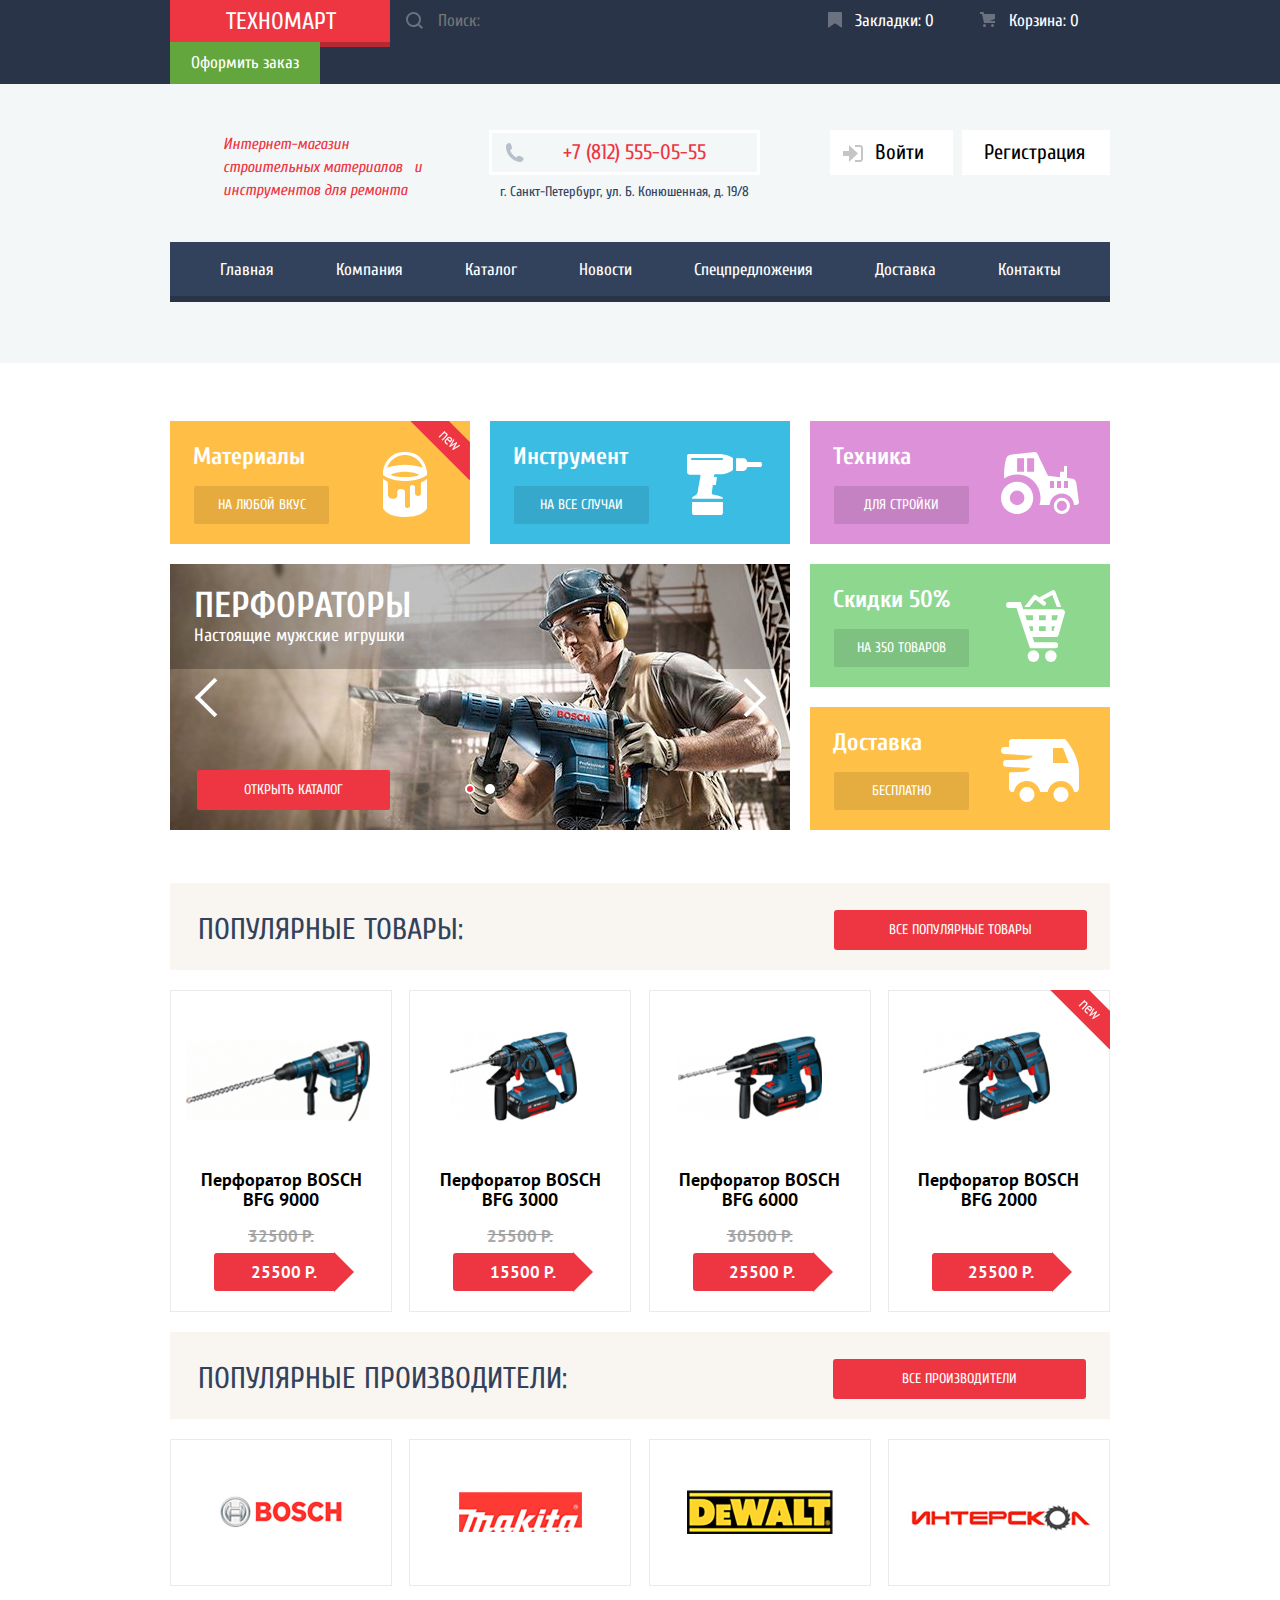
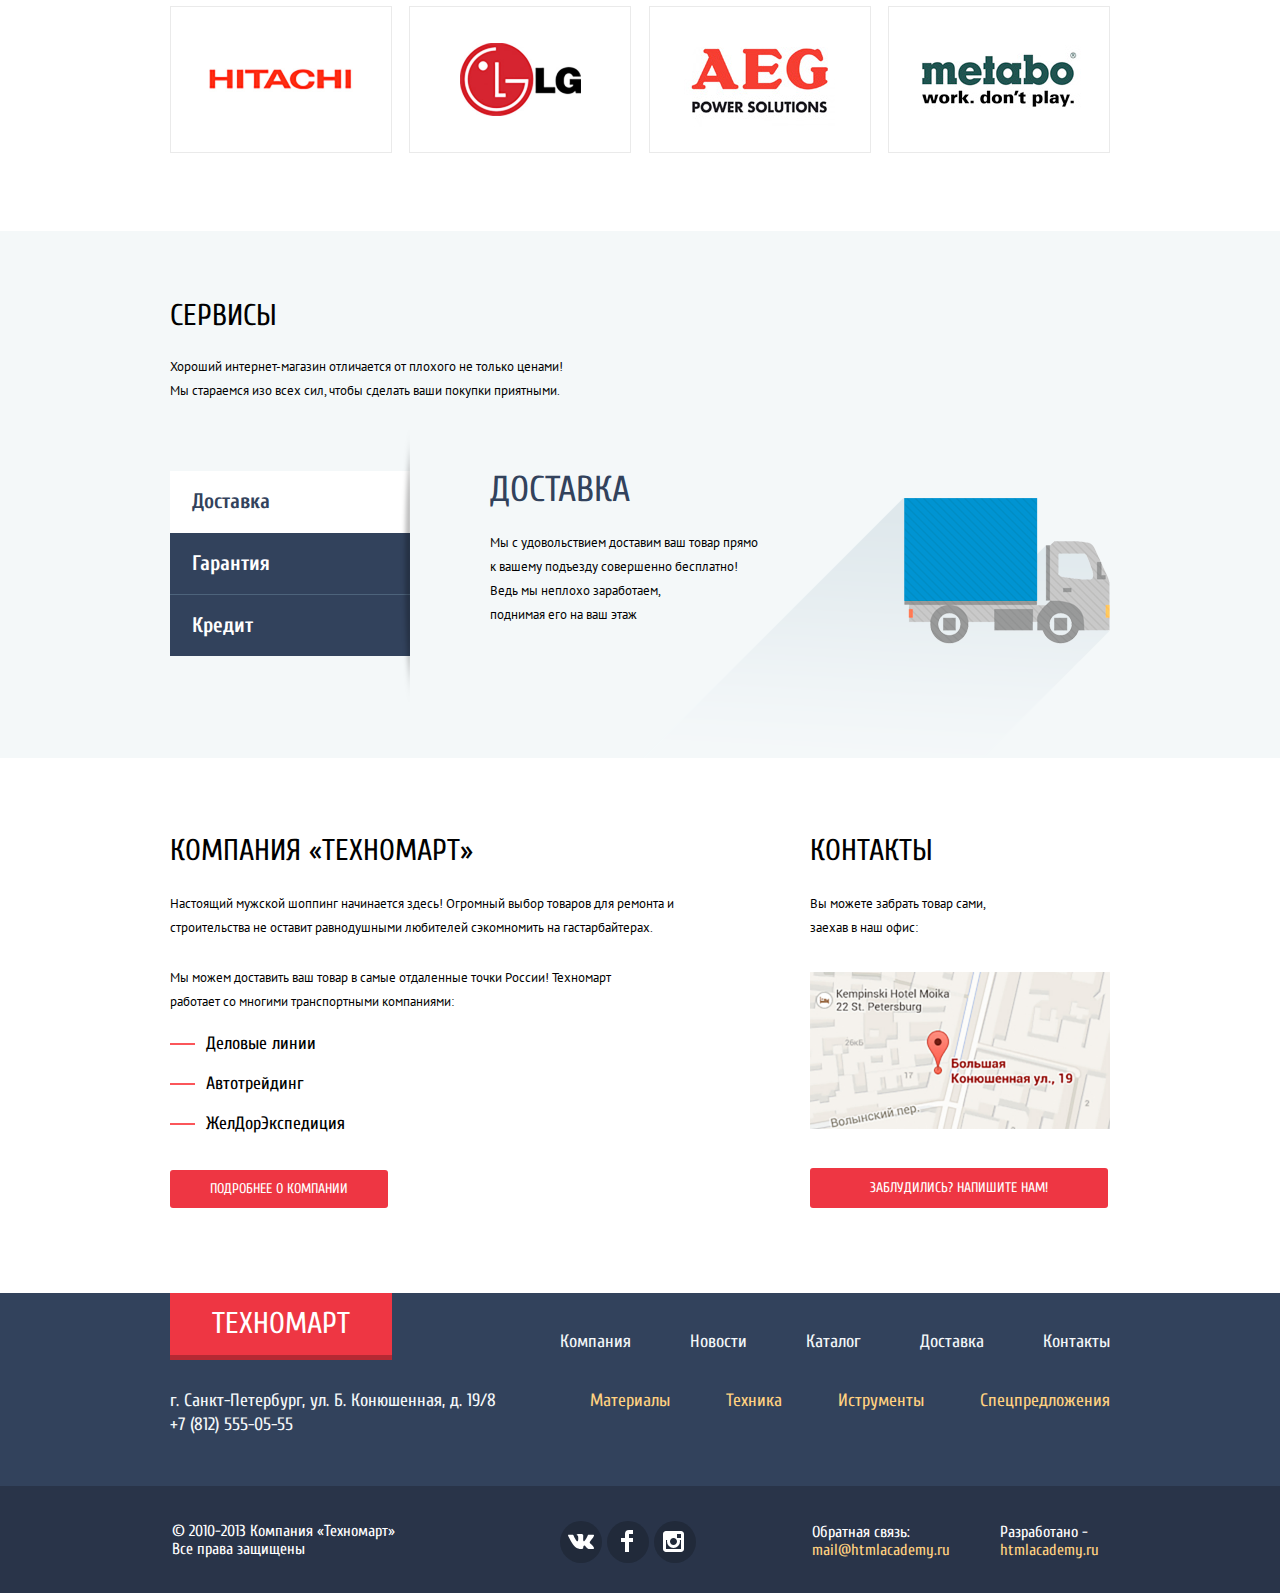
<file: index.html>
<!DOCTYPE html>
<html lang="ru">
  <head>
    <meta charset="utf-8">
    <title>HTML Academy: Техномарт</title>
    <link href="https://fonts.googleapis.com/css?family=Cuprum:400,400i,700&amp;subset=cyrillic" rel="stylesheet">
    <link href="https://fonts.googleapis.com/css?family=PT+Sans:400,400i,700" rel="stylesheet">
    <link href="css/normalize.css" rel="stylesheet">
    <link href="css/style.min.css" type="text/css" rel="stylesheet">
    <meta name="keywords" content="строительные материалы, стрительный инструмент, строительная техника, перфораторы, дрели, bosch, makita, dewalt, интерскол, hitachi, lg, aeg, metabo">
    <meta name="description" content="интернет магазин строительных материалов и инструментов для ремонта">
  </head>
  <body>
    <header class="header"> <!--Задаем класс для последующей стилизации-->
      <div class="top-menu-wrapper"> <!--Тянучка верхней панели хедера-->
        <div class="header-top-menu container"><!--Блок верхней панели хедера-->
          <a class="top-menu-logo logo-button" href="#" aria-label="Логотип главной страницы">Техномарт</a><!--Эта ссылка на гл. страницу-->
            <form class="search" method="GET" action="https://echo.htmlacademy.ru">
              <label class="visually-hidden" for="user-search">Поиск</label>
              <input id="user-search" type="text" name="search" placeholder="Поиск:">
              <button class="search-button" type="submit" value="">
                <svg xmlns="http://www.w3.org/2000/svg" width="17" height="17" viewBox="0 0 17 17">
                  <path fill="#ffffff" d="M17 15.586l-3.542-3.542A7.465 7.465 0 0 0 15 7.5 7.5 7.5 0 1 0 7.5 15c1.71 0 3.282-.579 4.544-1.542L15.586 17 17 15.586zM2 7.5C2 4.467 4.467 2 7.5 2 10.532 2 13 4.467 13 7.5c0 3.032-2.468 5.5-5.5 5.5A5.506 5.506 0 0 1 2 7.5z"/>
                </svg>
              </button>
            </form>
            <div class="user-items">
              <a class="bookmarks" href="#">Закладки: 0</a>
              <a class="cart" href="#">Корзина: 0</a>
            </div>
          <a class="order" href="#">Оформить заказ</a>
        </div>
      </div>
      <div class="header-info container"><!--Блок средней панели он же центровщик-->
        <div class="middle-wrapper">
          <h1 class="header-page-title">Интернет-магазин строительных материалов &nbsp; и инструментов для ремонта</h1><!--Далее шрифт уменьшу с помощью стилей CSS-->
          <div class="contact">
            <div class="contact-information">
              <a href="tel:+7(812)555-05-55" aria-label="Номер телефона компании">+7 (812) 555-05-55</a>
            </div>
            <p class="address" aria-label="Адрес компании">г. Санкт-Петербург, ул. Б. Конюшенная, д. 19/8</p>
          </div>
          <ul class="user-navigation">
            <li class="login-link" aria-label="Войти в личный кабинет">
              <a href="#">
              <svg xmlns="http://www.w3.org/2000/svg" width="20" height="17" viewBox="0 0 20 17">
                <path fill="#c5c5c5" d="M14.875 8.5L6 0v6H0v5h6v6z"/>
                <path fill="#c5c5c5" d="M16.986 15.01h-5.027V17h5.027c2.178 0 3.004-1.81 3.029-3.026V3.028C19.99 1.811 19.164 0 16.986 0h-5.027v1.99h5.027c.839 0 .992.681 1.01 1.057v10.904c-.017.376-.171 1.059-1.01 1.059z"/>
              </svg>
              Войти</a>
            </li>
            <li class="registration" aria-label="Форма регистрации">
              <a href="#">Регистрация</a>
            </li>
          </ul>
        </div>
        <nav class="header-navigation" aria-label="Меню главнйо страницы"><!--Навигация в шапке сайта-->
          <ul class="site-navigation">
            <li><a href="#">Главная</a></li>
            <li><a href="company.html">Компания</a></li>
            <li><a href="catalog.html">Каталог</a></li>
            <li><a href="news.html">Новости</a></li>
            <li><a href="actions.html">Спецпредложения</a></li>
            <li><a href="delivery.html">Доставка</a></li>
            <li><a href="contacts.html">Контакты</a></li>
          </ul>
        </nav>
      </div>
    </header>
    <main class="main-content"><!--В этом блоке будет основной контент страницы-->
        <section class="promo-block container"><!-- Промо блок -->
          <h2 class="visually-hidden">Предложение товаров и услуг от компании</h2>
          <ul class="company-offer">
            <li class="company-offer-item">
              <div class="top-line">
                <div class="cards-item materials flag-new">
                  <h3>Материалы</h3>
                  <p>
                    <a href="#" class="btn">На любой вкус</a>
                  </p>
                </div>
                <div class="cards-item tools">
                  <h3>Инструмент</h3>
                  <p>
                    <a href="#" class="btn">На все случаи</a>
                  </p>
                </div>
                <div class="cards-item mechanism">
                  <h3>Техника</h3>
                  <p>
                    <a href="#" class="btn">Для стройки</a>
                  </p>
                </div>
              </div>
            </li>
            <li class="company-offer-item">
              <div class="bottom-line">
                <div class="slider">
                  <input class="visually-hidden" type="radio" id="btn-1" name="toggle" checked>
                  <input class="visually-hidden" type="radio" id="btn-2" name="toggle">
                  <div class="slider-controls">
                    <label for="btn-1">Первый</label>
                    <label for="btn-2">Второй</label>
                  </div>
                  <label class="arrow-left" for="btn-1"></label>
                  <label class="arrow-right" for="btn-2"></label>
                  <ul class="slider-list">
                    <li class="slider-item slide slide" id="slide1">
                      <h3 class="slide-title">Перфораторы</h3>
                      <p class="slide-description">Настоящие мужские игрушки</p>
                      <a href="catalog.html" class="slider-btn" aria-label="Ссылка на каталог - Перфораторы">Открыть каталог</a>
                    </li>
                    <li class="slider-item slide slide" id="slide2">
                      <h3 class="slide-title">Дрели</h3>
                      <p class="slide-description">Соседям на радость</p>
                      <a href="#" class="slider-btn" aria-label="Ссылка на каталог - Дрели">Открыть каталог</a>
                    </li>
                  </ul>
                </div>
                <div class="vertical-line">
                  <div class="cards-item discount">
                    <h3>Скидки 50%</h3>
                    <p>
                      <a href="#" class="btn">На 350 товаров</a>
                    </p>
                  </div>
                  <div class="cards-item delivery">
                    <h3>Доставка</h3>
                    <p>
                      <a href="#" class="btn">Бесплатно</a>
                    </p>
                  </div>
                </div>
              </div>
            </li> 
          </ul>
        </section>
        <section class="popular-items container"><!-- Блок популярные товары -->
          <div class="popular-items-block">
            <h2 class="block-title">Популярные товары:</h2>
            <a href="#" class="btn-popular-items">Все популярные товары</a>
          </div>
          <ul class="popular-items-list">
            
            <li class="popular-item">
              <div class="actions">
                <a href="form.html" class="item-buy open-form">Купить</a>
                <a href="#" class="item-bookmarks">В закладки</a>
              </div>
              <a href="catalog.html">
                <p class="image image-1">
                  <img src="img/perforator-9000.jpg" width="184" height="164" alt="Перфоратор BOSCH BFG 9000">
                </p>
                <h3 class="popular-title">
                  Перфоратор BOSCH BFG 9000
                </h3>
                <p class="catalog-item-price">
                  <b aria-label="Цена BOSCH BFG 9000">32500 Р.</b>
                </p>
                <p class="item-discount btn" aria-label="Цена BOSCH BFG 9000 со скидкой">25500 Р.</p>
              </a>
            </li>

            <li class="popular-item">
              <div class="actions">
                <a href="form.html" class="item-buy open-form">Купить</a>
                <a href="#" class="item-bookmarks">В закладки</a>
              </div>
              <a href="catalog.html">
                <p class="image image-2">
                  <img src="img/perforator-3000.jpg" width="127" height="112" alt="Перфоратор BOSCH BFG 3000">
                </p>
                <h3 class="popular-title">
                  Перфоратор BOSCH BFG 3000
                </h3>
                <p class="catalog-item-price">
                  <b aria-label="Цена BOSCH BFG 3000">25500 Р.</b>
                </p>
                <p class="item-discount btn" aria-label="Цена BOSCH BFG 3000 со скидкой">15500 Р.</p>
              </a>
            </li>
            
            <li class="popular-item">
              <div class="actions">
                <a href="form.html" class="item-buy open-form">Купить</a>
                <a href="#" class="item-bookmarks">В закладки</a>
              </div>
              <a href="catalog.html">
                <p class="image image-3">
                  <img src="img/perforator-6000.jpg" width="144" height="128" alt="Перфоратор BOSCH BFG 6000">
                </p>
                <h3 class="popular-title">
                  Перфоратор BOSCH BFG 6000
                </h3>
                <p class="catalog-item-price">
                  <b aria-label="Цена BOSCH BFG 6000">30500 Р.</b>
                </p>
                <p class="item-discount btn" aria-label="Цена BOSCH BFG 6000 со скидкой">25500 Р.</p>
              </a>
            </li>

            <li class="popular-item">
              <div class="flag flag-new">новинка</div>
              <div class="actions">
                <a href="form.html" class="item-buy open-form">Купить</a>
                <a href="#" class="item-bookmarks">В закладки</a>
              </div>
              <a href="catalog.html">
                <p class="image image-4">
                  <img src="img/perforator-2000.jpg" width="127" height="112" alt="Перфоратор BOSCH BFG 2000">
                </p>
                <h3 class="popular-title">
                  Перфоратор BOSCH BFG 2000
                </h3>
                <p class="catalog-item-price">
                  <b></b>
                </p>
                <p class="item-discount btn" aria-label="Цена BOSCH BFG 2000 со скидкой">25500 Р.</p>
              </a>
            </li>
          </ul>
        </section>
        <section class="popular-company container"><!-- Блок популярные компании -->
          <div class="popular-company-block">
            <h2 class="block-title">Популярные производители:</h2>
            <a href="#" class="btn-popular-company">Все производители</a>
          </div>
          <ul class="popular-company-list">
            <li>
              <a href="#" class="brand-company"><img src="img/bosch.jpg" width="126" height="37" alt="Bosch"></a>
            </li>
            <li><a href="#" class="brand-company"><img src="img/makita.jpg" width="123" height="40" alt="Makita"></a>
            </li>
            <li>
              <a href="#" class="brand-company"><img src="img/de-walt.jpg" width="146" height="44" alt="DeWalt"></a>
            </li>
            <li>
              <a href="#" class="brand-company"><img src="img/inter.jpg" width="200" height="88" alt="Интерскол"></a>
            </li>
            <li>
              <a href="#" class="brand-company"><img src="img/hitachi.jpg" width="169" height="31" alt="Hitachi"></a>
            </li>
            <li>
              <a href="#" class="brand-company"><img src="img/lg.jpg" width="121" height="73" alt="LG"></a>
            </li>
            <li>
              <a href="#" class="brand-company"><img src="img/aeg.jpg" width="151" height="96" alt="AEG"></a>
            </li>
            <li>
              <a href="#" class="brand-company"><img src="img/metabo.jpg" width="204" height="69" alt="Metabo"></a>
            </li>
          </ul>
        </section>
      <div class="services-block-wrapper">

        <section class="services-block container"><!-- Блок услуг данной компании -->
          <div class="services">
            <h2 class="services-block-title">Сервисы</h2>
            <p class="slogan">Хороший интернет-магазин отличается от плохого не только ценами! Мы стараемся изо всех сил, чтобы сделать ваши покупки приятными.</p>
          </div>
          <div class="service-block-info">
            <h3 class="visually-hidden">Выбор сервиса компании</h3>
            <input class="input-radio visually-hidden" type="radio" name="selected-service" id="delivery" checked>
            <input class="input-radio visually-hidden" type="radio" name="selected-service" id="guaranty">
            <input class="input-radio visually-hidden" type="radio" name="selected-service" id="credit">
            <ul class="list-services">
              <li class="delivery-active"><!--Блок выбора сервиса-->
                <label for="delivery">Доставка</label>
              </li>
              <li class="guaranty-active">
                <label for="guaranty">Гарантия</label>
              </li>
              <li class="credit-active">
                <label for="credit">Кредит</label>
              </li>
            </ul>

            <ul class="service">
              <li class="delivery-active slide" id="sl1">
                <h3 class="service-title">Доставка</h3>
                <p class="service-description service-delivery">Мы с удовольствием доставим ваш товар прямо<br> к вашему подъезду совершенно бесплатно!
                Ведь мы неплохо заработаем,<br> поднимая его на ваш этаж</p>
              </li>
              <li class="guaranty-active slide" id="sl2">
                <h3 class="service-title">Гарантия</h3>
                <p class="service-description service-guaranty">Если купленный у нас товар поломается или заискрит,<br> а также в случае пожара, спровоцированного его возгаранием, вы всегда можете быть уверены в нашей гарантии. Мы обменяем сгоревший товар на новый.<br> Дом уж восстановите как-нибудь сами.</p>
              </li>
              <li class="credit-active slide" id="sl3">
                <h3 class="service-title">Кредит</h3>
                <p class="service-description service-credit">Залезть в долговую яму стало проще!<br> Кредитные консультанты придут вам на помощь.</p>
                <a href="#" class="slider-btn">Отправить заявку</a>
              </li>
            </ul>
          </div>
        </section>
      </div>

      <section class="company-promo container"><!--Это один блок из левой и правой колонок-->
        <div class="left-column"><!--Левый блок О Компании-->
          <h2 class="company-title">КОМПАНИЯ «Техномарт»</h2>
          <p class="company-info">Настоящий мужской шоппинг начинается здесь! Огромный выбор товаров для ремонта и строительства не оставит равнодушными любителей сэкомномить на гастарбайтерах.</p>
          <p class="company-delivery">Мы можем доставить ваш товар в самые отдаленные точки России! Техномарт работает со многими транспортными компаниями:</p>
          <ul class="delivery-company">
            <li>Деловые линии</li>
            <li>Автотрейдинг</li>
            <li>ЖелДорЭкспедиция</li>
          </ul>
          <p class="about-company">
            <a class="btn-company" href="#">Подробнее о компании</a>
          </p> 
        </div>
        <div class="right-column"><!--Правый блок адрес компании-->
          <h2 class="address-title">Контакты</h2>
            <p class="address-info">Вы можете забрать товар сами, заехав в наш офис:</p>
            <a href="https://www.google.com/maps/" class="contacts-button-map">
              <img src="img/map.jpg" width="300" height="158" alt="Адрес на карте">
            </a>
            <p class="open-modal">
              <a class="btn-feedback-form modal-btn" href="form.html">Заблудились? Напишите нам!</a>
            </p>
        </div>
      </section>

    </main>
    <footer class="footer"><!--Блок футера-->
      <div class="container"><!--Блок центровщик футера-->
        <div class="footer-top"><!--Блок верхней панели в футере-->
          <a class="footer-top-logo logo-button" href="#" aria-label="Логотип главной страницы">Техномарт</a>
          <ul class="footer-user-navigation">
            <li><a href="#" aria-label="Переход на страницу компании">Компания</a></li>
            <li><a href="#" aria-label="Переход на страницу новостей">Новости</a></li>
            <li><a href="catalog.html" aria-label="Переход на страницу каталога">Каталог</a></li>
            <li><a href="#" aria-label="Информация о доставке товаров">Доставка</a></li>
            <li><a href="#" aria-label="Переход на страницу контактов">Контакты</a></li>
          </ul>
        </div>
        <div class="footer-middle"><!--Блок с адресом компании-->
          <div class="address-company">
            <p class="footer-address" aria-label="Адрес компании">г. Санкт-Петербург, ул. Б. Конюшенная, д. 19/8</p>
            <a href="tel:+7(812)555-05-55" aria-label="Номер телефона компании">+7 (812) 555-05-55</a>
          </div>
          <ul class="footer-goods-company">
            <li><a href="#" aria-label="Переход на страницу строительных материалов">Материалы</a></li>
            <li><a href="#" aria-label="Переход на страницу со строительной техникой">Техника</a></li>
            <li><a href="#" aria-label="Переход на страницу с инструментами">Иструменты</a></li>
            <li><a href="#" aria-label="Переход на страницу со спецпредложениями">Спецпредложения</a></li>
          </ul>
        </div>
      </div>  
      <div class="footer-bottom-wrapper">
        <div class="container">
          <div class="footer-bottom">
            <div class="footer-contacts"> <!--Блок авторские права-->
              <p>© 2010-2013 Компания «Техномарт»<br>
              Все права защищены</p>
            </div>
            <div class="footer-social"> <!--Блок соцсети-->
              <a href="#" class="social-btn social-btn-vk" aria-label="Ссылка на страницу Вконтакте"><span>Вконтакте</span></a>
              <a href="#" class="social-btn social-btn-fb" aria-label="Ссылка на страницу Фейсбук"><span>Фейсбук</span></a>
              <a href="#" class="social-btn social-btn-inst" aria-label="Ссылка на страницу Инстаграмм"><span>Инстаграмм</span></a>
            </div>
            <div class="footer-contacts-mail"> <!--Блок обратной связи-->
              <span>Обратная связь:</span>
              <a class="btn-feedback-form" href="mailto:info@technomart.ru?subject=">mail@htmlacademy.ru</a>
            </div>
            <div class="footer-copyright"> <!--Блок разработчика-->
              <span>Разработано -</span>
              <a class="btn-developer" href="https://htmlacademy.ru/intensive/htmlcss">htmlacademy.ru</a>
            </div>
          </div>
        </div>
      </div>
    </footer>
    <div class="modal modal-login">
      <h2 class="visually-hidden">Форма связи с компанией</h2>
        <!-- Модальное окно - форма для связи с компанией -->
      <form class="user-data" action="https://echo.htmlacademy.ru" method="POST">
        <div class="feedback-form">
          <div class="appointment-item name">
            <label for="user-name">Ваше имя:</label>
            <input class="user-name" id="user-name" type="text" value="" name="name" placeholder="Имя Фамилия">
          </div>
          <div class="appointment-item emale">
            <label for="user-emale">Ваш e-mail:</label>
            <input class="user-email" id="user-emale" type="email" value="" name="email" placeholder="email@example.com">
          </div>
          <div class="appointment-item textarea">
            <label for="text-letter">Текст письма:</label>
            <textarea id="text-letter" name="letter" rows="5" placeholder="В свободной форме"></textarea>
          </div>
        </div> 
        <div class="button-form">
          <button class="button-submit" type="submit" value="Отправить">
            <span>Отправить</span><!-- Для чтения ридером и стилизации -->
          </button>
        </div>
      </form>
      <button class="modal-close" type="button" value="Закрыть">
        <span>Закрыть</span><!-- Для чтения ридером и стилизации -->
      </button>
    </div>
    <div class="modal modal-map">
      <h2 class="visually-hidden">Как до нас добраться</h2>
      <iframe src="https://www.google.com/maps/embed?pb=!1m18!1m12!1m3!1d1998.5989424123918!2d30.320894615957418!3d59.938796869048026!2m3!1f0!2f0!3f0!3m2!1i1024!2i768!4f13.1!3m3!1m2!1s0x4696310fca5ba729%3A0xea9c53d4493c879f!2z0JHQvtC70YzRiNCw0Y8g0JrQvtC90Y7RiNC10L3QvdCw0Y8g0YPQuy4sIDE5LCDQodCw0L3QutGCLdCf0LXRgtC10YDQsdGD0YDQsywg0KDQvtGB0YHQuNGPLCAxOTExODY!5e0!3m2!1sru!2sua!4v1544864065907" width="940" height="446" allowfullscreen></iframe>
      <p>
        <img src="img/big-map.jpg" width="940" height="446" alt="Наш адрес г. Санкт-Петербург, ул. Б. Конюшенная, д. 19/8">
      </p>
      <button class="modal-close" type="button" value="Закрыть">
        <span>Закрыть</span><!-- Для чтения ридером и стилизации -->
      </button>
    </div>
    <script src="js/main.min.js"></script>
    <!-- <script src="js/maininner.js"></script> -->
  </body>
</html>
</file>
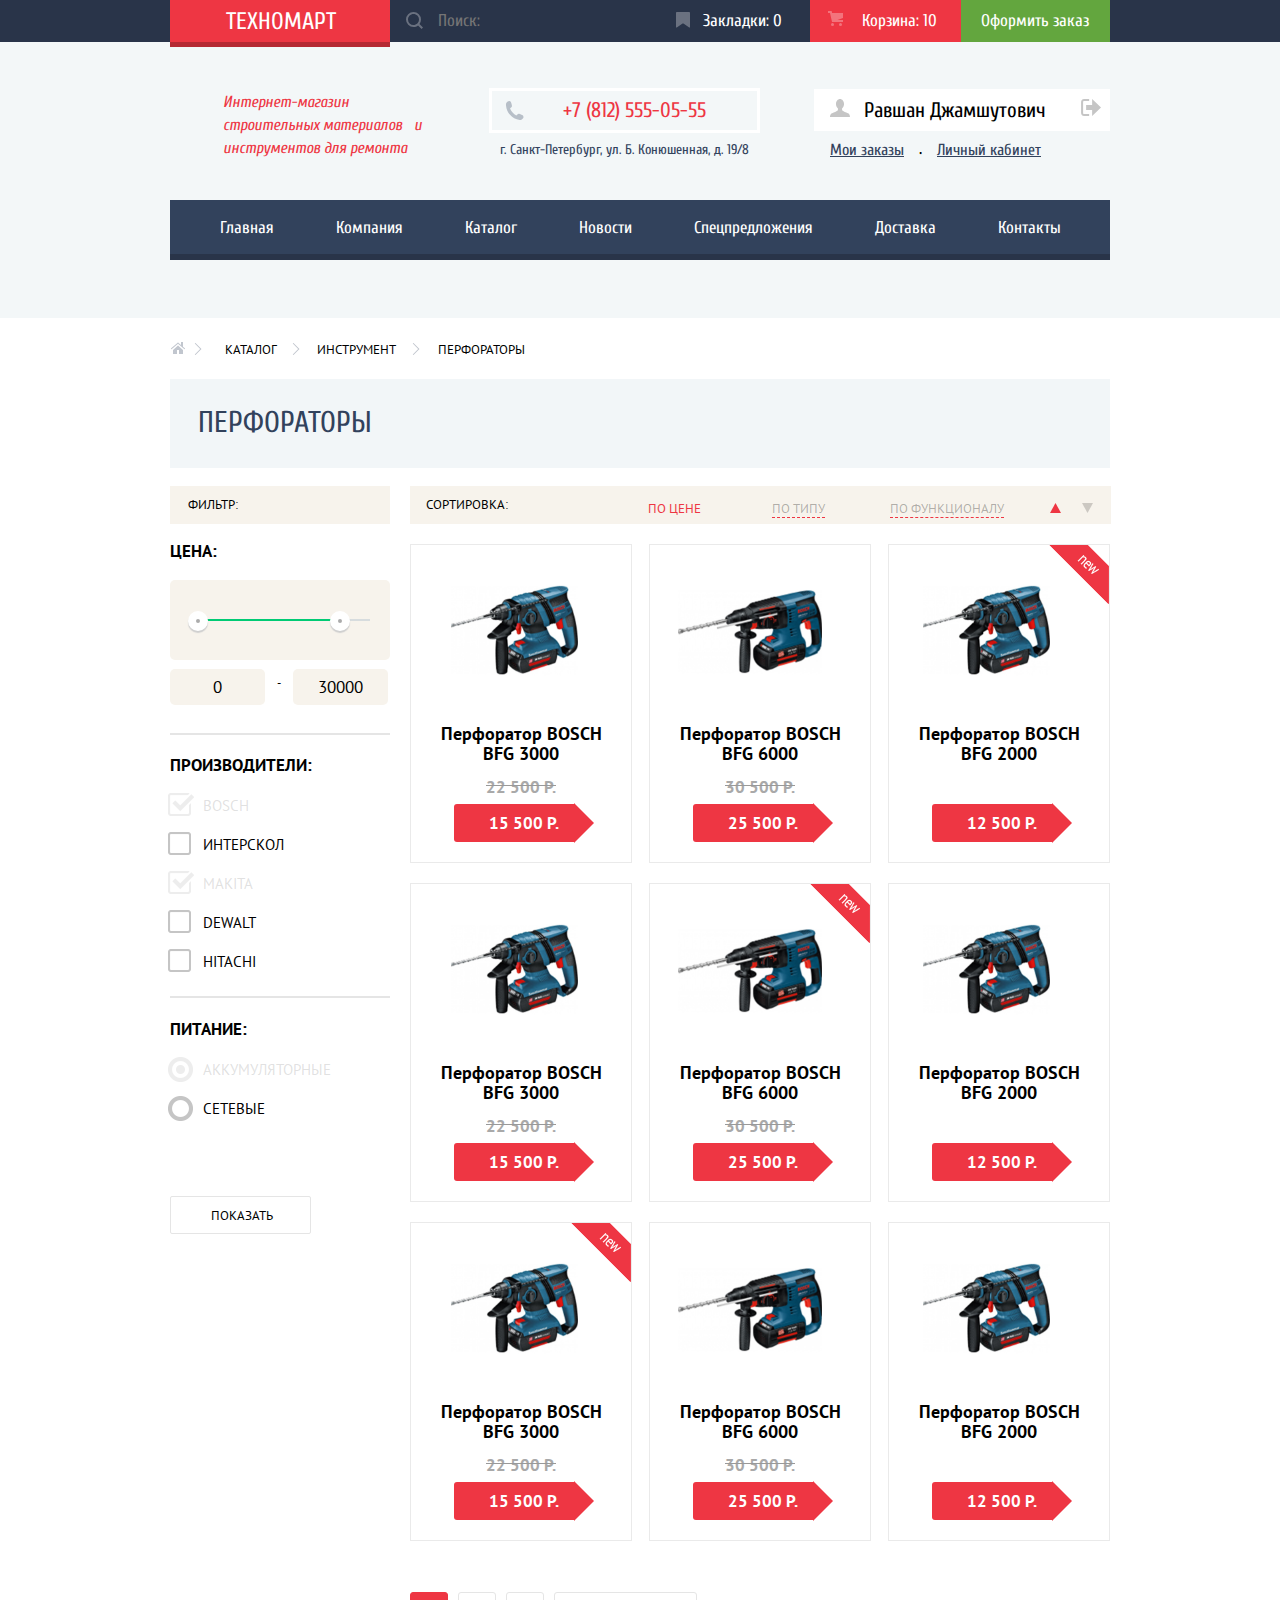
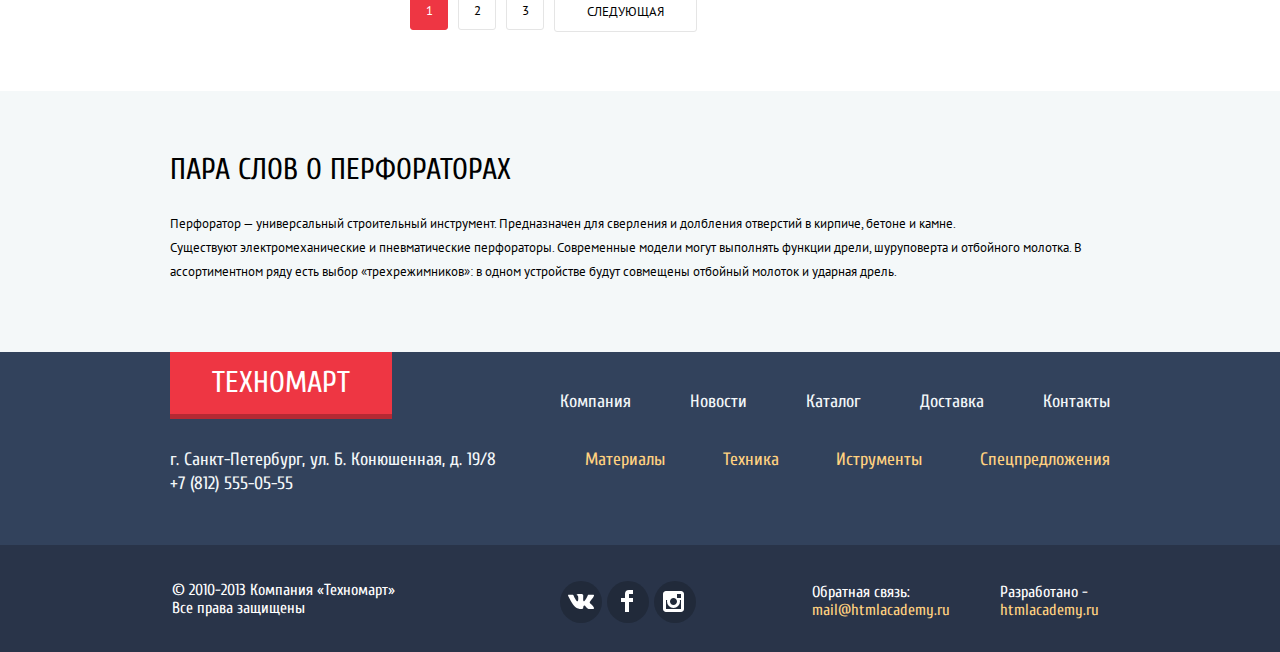
<file: catalog.html>
<!DOCTYPE html>
<html lang="ru">
  <head>
    <meta charset="utf-8">
    <title>Техномарт: Каталог</title>
    <link href="https://fonts.googleapis.com/css?family=Cuprum:400,400i,700&amp;subset=cyrillic" rel="stylesheet">
    <link href="https://fonts.googleapis.com/css?family=PT+Sans:400,400i,700" rel="stylesheet">
    <link href="css/normalize.css" rel="stylesheet">
    <link href="css/style.min.css" type="text/css" rel="stylesheet">
    <meta name="keywords" content="строительные материалы, стрительный инструмент, строительная техника, перфораторы, дрели, bosch, makita, dewalt, интерскол, hitachi, lg, aeg, metabo">
    <meta name="description" content="интернет магазин строительных материалов и инструментов для ремонта">
  </head>
  <body class="inner-page">
    <header class="header"> <!--Скопировал шапку с главной и немного подправил-->
      <div class="top-menu-wrapper"> <!--Тянучка верхней панели хедера-->
        <div class="header-top-menu container"><!--Блок верхней панели хедера-->
          <a class="top-menu-logo logo-button" href="index.html" aria-label="Логотип главной страницы">Техномарт</a><!--Эта ссылка на гл. страницу-->
          <form class="search" method="GET" action="https://echo.htmlacademy.ru">
            <label class="visually-hidden" for="user-search">Поиск</label>
            <input id="user-search" type="text" name="search" placeholder="Поиск:">
            <button class="search-button" type="submit" value="">
              <svg xmlns="http://www.w3.org/2000/svg" width="17" height="17" viewBox="0 0 17 17">
                <path fill="#ffffff" d="M17 15.586l-3.542-3.542A7.465 7.465 0 0 0 15 7.5 7.5 7.5 0 1 0 7.5 15c1.71 0 3.282-.579 4.544-1.542L15.586 17 17 15.586zM2 7.5C2 4.467 4.467 2 7.5 2 10.532 2 13 4.467 13 7.5c0 3.032-2.468 5.5-5.5 5.5A5.506 5.506 0 0 1 2 7.5z"/>
              </svg>
            </button>
          </form>
            <div class="user-items">
              <a class="bookmarks" href="#">Закладки: 0</a>
              <a class="cart cart-active cart-background" href="#">Корзина: 10</a>
            </div>
          <a class="order" href="#">Оформить заказ</a>  
        </div><!--Блок верхней панели закончен-->
      </div>
      
      <div class="header-info container">
        <div class="middle-wrapper">
          <h1 class="header-page-title">Интернет-магазин строительных материалов &nbsp; и инструментов для ремонта</h1><!--Далее шрифт уменьшу с помощью стилей CSS-->
          <div class="contact">
            <div class="contact-information">
              <a href="tel:+7(812)555-05-55" aria-label="Номер телефона компании">+7 (812) 555-05-55</a>
            </div>
            <p class="address" aria-label="Адрес компании">г. Санкт-Петербург, ул. Б. Конюшенная, д. 19/8</p>
          </div>
          <div class="user-navigation">
            <div class="user-account-block">
              <a class="user-login" href="profile.html" aria-label="Вход в личный кабинет">
                <svg xmlns="http://www.w3.org/2000/svg" width="20" height="18" viewBox="0 0 20 18">
                  <path fill="#c5c5c5" d="M17.881 14.166c-2.144-.735-4.256-1.666-5.207-2.39-.657-.501-.77-1.618-.517-2.415 1.118-.903 1.864-2.477 1.864-4.278C14.021 2.276 12.221 0 10 0S5.979 2.276 5.979 5.083c0 1.801.746 3.374 1.863 4.277.253.798.141 1.915-.517 2.416-.95.724-3.063 1.654-5.207 2.39S0 18 0 18h20s.025-3.099-2.119-3.834z"/>
                </svg>
                  Равшан Джамшутович
              </a>
              <a class="user-logout" href="logout.html" aria-label="Деавторизация на сайте">
                <svg xmlns="http://www.w3.org/2000/svg" width="21" height="17" viewBox="0 0 21 17">
                  <g fill="#c5c5c5">
                  <path fill="#c5c5c5" d="M21 8.5L12.125 0v6h-6v5h6v6z"/>
                  <path fill="#c5c5c5" d="M3.106 13.952V3.048c.018-.376.171-1.057 1.01-1.057h5.027V0H4.116C1.938 0 1.112 1.81 1.087 3.027v10.946C1.112 15.189 1.938 17 4.116 17h5.027v-1.99H4.116c-.839 0-.992-.683-1.01-1.058z"/></g>
                </svg>
              </a>
            </div>
            <ul class="user-navigation user-block">
              <li class="user-orders">
                <a href="#">Мои заказы</a>
                <span>.</span>
              </li>
              <li class="user-account">
                <a href="#">Личный кабинет</a>
              </li>
            </ul>
          </div>
        </div>
        <nav class="header-navigation" aria-label="Меню главнйо страницы"><!--Навигация в шапке сайта-->
          <ul class="site-navigation">
            <li><a href="index.html" aria-label="Главная страница сайта">Главная</a></li>
            <li><a href="company.html" aria-label="Переход на страницу компании">Компания</a></li>
            <li><a href="catalog.html" aria-label="Переход на страницу каталога">Каталог</a></li>
            <li><a href="news.html" aria-label="Переход на страницу новостей">Новости</a></li>
            <li><a href="actions.html" aria-label="Переход на страницу спецпрдложений">Спецпредложения</a></li>
            <li><a href="delivery.html" aria-label="Информация о доставке товаров">Доставка</a></li>
            <li><a href="contacts.html" aria-label="Переход на страницу контактов">Контакты</a></li>
          </ul>
        </nav>
      </div>
    </header>
    <main class="main-content"><!--Блок основного контента страницы-->
      <div class="container"> <!--Блок центровщик страницы-->
        <ul class="breadcrumbs"><!--Делал по образу и подобию как в видео Barbershop-->
          <li><a href="#"></a></li>
          <li><a href="#">Каталог</a></li>
          <li><a href="#">Инструмент</a></li>
          <li class="breadcrumbs-current">Перфораторы</li>
        </ul>
        <div class="title">
          <h1 class="page-title">Перфораторы</h1>
        </div>
        <div class="catalog-columns">
          <aside class="filter-block">
            <div class="wrapper-filter">
              <h2 class="block-title">Фильтр:</h2>
            </div>
            <form class="filter" method="GET" action="https://echo.htmlacademy.ru" aria-label="Форма с фильтром"><!-- Блок с фильтром -->
              <fieldset class="filter-item">
                <legend>Цена:</legend>
                <div class="range-filter">
                  <div class="range-controls">
                    <div class="scale">
                      <div class="bar"></div>
                    </div>
                    <div class="toggle toggle-min" aria-label="Минимальная цена"></div>
                    <div class="toggle toggle-max" aria-label="Максимальная цена"></div>
                  </div>
                  <div class="price-controls">
                    <label class="min-price">
                      <input name="min-price" type="text" value="0">
                    </label>
                    <span>-</span>
                    <label class="max-price">
                      <input name="max-price" type="text" value="30000">
                    </label>
                  </div>
                </div>
              </fieldset>
              <!-- <hr class="filter-share1"> -->
              <div class="filter-share1"></div>
              <fieldset class="filter-item">
                <legend class="manufacturer">Производители:</legend>
                <ul>
                  
                  <li class="filter-option">
                    <input class="filter-input filter-input-checkbox visually-hidden" type="checkbox" name="bosch" value="bosch" id="bosch" checked disabled="">
                    <label class="checkbox-on" for="bosch">Bosch</label>
                  </li>
                  <li class="filter-option">
                    <input class="filter-input filter-input-checkbox visually-hidden" type="checkbox" name="интерскол" value="интерскол" id="interskol">
                    <label class="checkbox" for="interskol">Интерскол</label>
                  </li>
                  <li class="filter-option">
                    <input class="filter-input filter-input-checkbox visually-hidden" type="checkbox" name="makita" value="makita" id="makita" checked disabled="">
                    <label class="checkbox-on" for="makita">Makita</label>
                  </li>
                  <li class="filter-option">
                    <input class="filter-input filter-input-checkbox visually-hidden" type="checkbox" name="dewalt" value="dewalt" id="dewalt">
                    <label class="checkbox" for="dewalt">Dewalt</label>
                  </li>
                  <li class="filter-option">
                    <input class="filter-input filter-input-checkbox visually-hidden" type="checkbox" name="hitachi" value="hitachi" id="hitachi">
                    <label class="checkbox" for="hitachi">Hitachi</label>
                  </li>

                </ul>
              </fieldset>
              <!-- <hr class="filter-share2"> -->
              <div class="filter-share2"></div>
              <fieldset class="filter-item">
                <legend class="power-grid">Питание:</legend>
                <ul>
                  <li class="filter-option">
                    <input class="filter-input filter-input-radio visually-hidden" type="radio" name="power-supply" value="аккумуляторные" id="battery" checked>
                    <label class="radio-on" for="battery">Аккумуляторные</label>
                  </li>
                  <li class="filter-option">
                    <input class="filter-input filter-input-radio visually-hidden" type="radio" name="power-supply" value="сетевые" id="power-grid">
                    <label class="radio" for="power-grid">Сетевые</label>
                  </li>
                </ul>
              </fieldset>
              <button type="submit" class="filter-button button">
                Показать
              </button>
            </form>
          </aside>
          <div class="wrapper">
            <section class="sort-block">
              <h2 class="block-title">Сортировка:</h2>
              <ul class="sort-panel">
                <li class="by-price activ"><a href="#" class="sort-active">По цене</a></li>
                <li class="by-type"><a href="#">По типу</a></li>
                <li class="by-function"><a href="#">По функционалу</a></li>
                <li class="sort-up activ">
                  <a href="#" class="up">
                  <svg xmlns="http://www.w3.org/2000/svg" width="11" height="10" viewBox="0 0 11 10">
                    <path fill="#231F20" d="M5.5 0L0 10h11z"/>
                  </svg>
                  </a>
                </li>
                <li class="sort-down">
                  <a href="#" class="down">
                    <svg xmlns="http://www.w3.org/2000/svg" width="11" height="10" viewBox="0 0 11 10">
                      <path fill="#231F20" d="M5.5 10L0 0h11"/>
                    </svg>
                  </a>
                </li>
              </ul>
            </section>
            <section class="catalog-block">
              <h2 class="visually-hidden">Перечень товаров</h2><!--Заголовок раздела в последующем скроется-->
              <ul class="catalog-item-list">

                <li class="catalog-item"><!--Начало карточки одного из товаров-->
                  <div class="actions">
                    <a href="form.html" class="item-buy open-form">Купить</a>
                    <a href="#" class="item-bookmarks">В закладки</a>
                  </div>
                  <a href="catalog-items.html">
                    <p class="image image-2">
                      <img src="img/perforator-3000.jpg" width="127" height="112" alt="Перфоратор BOSCH BFG 3000">
                    </p>
                    <h3>Перфоратор BOSCH BFG 3000</h3>
                    <p class="catalog-item-price">
                      <b aria-label="Цена BOSCH BFG 3000">22 500 Р.</b>
                    </p>
                    <p class="item-discount btn" aria-label="Цена BOSCH BFG 3000 со скидкой">15 500 Р.</p>
                  </a>
                </li><!--Конец карточки одного из товаров-->

                <li class="catalog-item"><!--Карточка следующего товара-->
                  <div class="actions">
                    <a href="form.html" class="item-buy open-form">Купить</a>
                    <a href="#" class="item-bookmarks">В закладки</a>
                  </div>
                  <a href="catalog-items.html">
                    <p class="image image-3">
                      <img src="img/perforator-6000.jpg" width="144" height="128" alt="Перфоратор BOSCH BFG 6000">
                    </p>
                    <h3>Перфоратор BOSCH BFG 6000</h3>
                    <p class="catalog-item-price">
                      <b aria-label="Цена BOSCH BFG 6000">30 500 Р.</b>
                    </p>
                    <p class="item-discount btn" aria-label="Цена BOSCH BFG 6000 со скидкой">25 500 Р.</p>
                  </a>
                </li><!--Конец карточки следующего товара-->
                
                <li class="catalog-item flag-new">
                  <div class="actions">
                    <a href="form.html" class="item-buy open-form">Купить</a>
                    <a href="#" class="item-bookmarks">В закладки</a>
                  </div>
                  <a href="catalog-items.html">
                    <p class="image image-4">
                      <img src="img/perforator-2000.jpg" width="127" height="112" alt="Перфоратор BOSCH BFG 2000">
                    </p>
                    <h3>Перфоратор BOSCH BFG 2000</h3>
                    <p class="catalog-item-price">
                      <b></b>
                    </p>
                    <p class="item-discount btn" aria-label="Цена BOSCH BFG 2000 со скидкой">12 500 Р.</p>
                  </a>
                </li>

                <li class="catalog-item">
                  <div class="actions">
                    <a href="form.html" class="item-buy open-form">Купить</a>
                    <a href="#" class="item-bookmarks">В закладки</a>
                  </div>
                  <a href="catalog-items.html">
                    <p class="image image-2">
                      <img src="img/perforator-3000.jpg" width="127" height="112" alt="Перфоратор BOSCH BFG 3000">
                    </p>
                    <h3>Перфоратор BOSCH BFG 3000</h3>
                    <p class="catalog-item-price">
                      <b aria-label="Цена BOSCH BFG 3000">22 500 Р.</b>
                    </p>
                    <p class="item-discount btn" aria-label="Цена BOSCH BFG 3000 со скидкой">15 500 Р.</p>
                  </a>
                </li>

                <li class="catalog-item flag-new">
                  <div class="actions">
                    <a href="form.html" class="item-buy open-form">Купить</a>
                    <a href="#" class="item-bookmarks">В закладки</a>
                  </div>
                  <a href="catalog-items.html">
                    <p class="image image-3">
                      <img src="img/perforator-6000.jpg" width="144" height="128" alt="Перфоратор BOSCH BFG 6000">
                    </p>
                    <h3>Перфоратор BOSCH BFG 6000</h3>
                    <p class="catalog-item-price">
                      <b aria-label="Цена BOSCH BFG 6000">30 500 Р.</b>
                    </p>
                    <p class="item-discount btn" aria-label="Цена BOSCH BFG 6000 со скидкой">25 500 Р.</p>
                  </a>
                </li>

                <li class="catalog-item">
                  <div class="actions">
                    <a href="form.html" class="item-buy open-form">Купить</a>
                    <a href="#" class="item-bookmarks">В закладки</a>
                  </div>
                  <a href="catalog-items.html">
                    <p class="image image-4">
                      <img src="img/perforator-2000.jpg" width="127" height="112" alt="Перфоратор BOSCH BFG 2000">
                    </p>
                    <h3>Перфоратор BOSCH BFG 2000</h3>
                    <p class="catalog-item-price">
                      <b></b>
                    </p>
                    <p class="item-discount btn" aria-label="Цена BOSCH BFG 2000 со скидкой">12 500 Р.</p>
                  </a>
                </li>

                <li class="catalog-item flag-new">
                  <div class="actions">
                    <a href="form.html" class="item-buy open-form">Купить</a>
                    <a href="#" class="item-bookmarks">В закладки</a>
                  </div>
                  <a href="catalog-items.html">
                    <p class="image image-2">
                      <img src="img/perforator-3000.jpg" width="127" height="112" alt="Перфоратор BOSCH BFG 3000">
                    </p>
                    <h3>Перфоратор BOSCH BFG 3000</h3>
                    <p class="catalog-item-price">
                      <b aria-label="Цена BOSCH BFG 3000">22 500 Р.</b>
                    </p>
                    <p class="item-discount btn" aria-label="Цена BOSCH BFG 3000 со скидкой">15 500 Р.</p>
                  </a>
                </li>

                <li class="catalog-item">
                  <div class="actions">
                    <a href="form.html" class="item-buy open-form">Купить</a>
                    <a href="#" class="item-bookmarks">В закладки</a>
                  </div>
                  <a href="catalog-items.html">
                    <p class="image image-3">
                      <img src="img/perforator-6000.jpg" width="144" height="128" alt="Перфоратор BOSCH BFG 6000">
                    </p>
                    <h3>Перфоратор BOSCH BFG 6000</h3>
                    <p class="catalog-item-price">
                      <b aria-label="Цена BOSCH BFG 6000">30 500 Р.</b>
                    </p>
                    <p class="item-discount btn" aria-label="Цена BOSCH BFG 6000 со скидкой">25 500 Р.</p>
                  </a>
                </li>

                <li class="catalog-item">
                  <div class="actions">
                    <a href="form.html" class="item-buy open-form">Купить</a>
                    <a href="#" class="item-bookmarks">В закладки</a>
                  </div>
                  <a href="catalog-items.html">
                    <p class="image image-4">
                      <img src="img/perforator-2000.jpg" width="127" height="112" alt="Перфоратор BOSCH BFG 2000">
                    </p>
                    <h3>Перфоратор BOSCH BFG 2000</h3>
                    <p class="catalog-item-price">
                      <b></b>
                    </p>
                    <p class="item-discount btn" aria-label="Цена BOSCH BFG 2000 со скидкой">12 500 Р.</p>
                  </a>
                </li>
              </ul>
            </section>
            <ul class="pagination-list"><!--Пагинатор-->
              <li>
                <a href="#" class="pagination-item pagination-btn first-page active-btn">1</a>
              </li><!--Текущая страница-->
              <li>
                <a href="#" class="pagination-item pagination-btn">2</a>
              </li>
              <li>
                <a href="#" class="pagination-item pagination-btn">3</a>
              </li>
              <li>
                <a href="#" class="pagination-item pagination-btn last-page">Следующая</a>
              </li>
            </ul>
          </div>
        </div>
      </div>
      <div class="info-block-wrapper">
        <section class="info-items-block container"><!-- Блок услуг данной компании -->
          <div class="info">
            <h2 class="info-block-title">Пара слов о перфораторах</h2>
            <p class="info-item">Перфоратор — универсальный строительный инструмент. Предназначен для сверления и долбления отверстий в кирпиче, бетоне и камне.<br> Существуют электромеханические и пневматические перфораторы. Современные модели могут выполнять функции дрели, шуруповерта и отбойного молотка. В ассортиментном ряду есть выбор «трехрежимников»: в одном устройстве будут совмещены отбойный молоток и ударная дрель.</p>
          </div>
        </section>
      </div>
    </main>
    <footer class="footer"><!--Блок футера-->
      <div class="container"><!--Блок центровщик футера-->
        <div class="footer-top"><!--Блок верхней панели в футере-->
          <a class="footer-top-logo logo-button" href="index.html" aria-label="Логотип главной страницы">Техномарт</a>
          <ul class="footer-user-navigation">
            <li><a href="#" aria-label="Переход на страницу компании">Компания</a></li>
            <li><a href="#" aria-label="Переход на страницу новостей">Новости</a></li>
            <li><a href="catalog.html" aria-label="Переход на страницу каталога">Каталог</a></li>
            <li><a href="#" aria-label="Информация о доставке товаров">Доставка</a></li>
            <li><a href="#" aria-label="Переход на страницу контактов">Контакты</a></li>
          </ul>
        </div>
        <div class="footer-middle"><!--Блок с адресом компании-->
          <div class="address-company">
            <p class="footer-address" aria-label="Адрес компании">г. Санкт-Петербург, ул. Б. Конюшенная, д. 19/8</p>
            <a href="tel:+7(812)555-05-55" aria-label="Номер телефона компании">+7 (812) 555-05-55</a>
          </div>
          <ul class="footer-goods-company">
            <li><a href="#" aria-label="Переход на страницу строительных материалов">Материалы</a></li>
            <li><a href="#" aria-label="Переход на страницу со строительной техникой">Техника</a></li>
            <li><a href="#" aria-label="Переход на страницу с инструментами">Иструменты</a></li>
            <li><a href="#" aria-label="Переход на страницу со спецпредложениями">Спецпредложения</a></li>
          </ul>
        </div>
      </div>
      <div class="footer-bottom-wrapper">
        <div class="container">             
          <div class="footer-bottom">
            <div class="footer-contacts"> <!--Блок авторские права-->
              <p>© 2010-2013 Компания «Техномарт»<br>
              Все права защищены</p>
            </div>
            <div class="footer-social"> <!--Блок соцсети-->
              <a href="#" class="social-btn social-btn-vk" aria-label="Ссылка на страницу Вконтакте"><span>Вконтакте</span></a>
              <a href="#" class="social-btn social-btn-fb" aria-label="Ссылка на страницу Фейсбук"><span>Фейсбук</span></a>
              <a href="#" class="social-btn social-btn-inst" aria-label="Ссылка на страницу Инстаграмм"><span>Инстаграмм</span></a>
            </div>
            <div class="footer-contacts-mail"> <!--Блок обратной связи-->
              <span>Обратная связь:</span>
              <a class="btn-feedback-form" href="mailto:info@technomart.ru?subject=">mail@htmlacademy.ru</a>
            </div>
            <div class="footer-copyright"> <!--Блок разработчика-->
              <span>Разработано -</span>
              <a class="btn-developer" href="https://htmlacademy.ru/intensive/htmlcss">htmlacademy.ru</a>
            </div>
          </div>
        </div>
      </div>
    </footer>
    <div class="modal modal-buy-curt">
      <h2 class="visually-hidden">Форма оформления заказа</h2>
      <!-- Модальное окно - форма оформления заказа -->
      <div class="info-order">
        <img src="img/icon-mark.svg" width="66" height="66" alt="Успешная операция">
        <p>Товар добавлен в корзину!</p>
      </div>
      <div class="button-form">
        <form class="buy-order">
          <button class="submit-order button" type="submit" aria-label="Здесь откроется форма заказа товара">Оформить заказ</button>
          <a href="#" class="order-close button" aria-label="Продолжить покупки">Продолжить покупки</a>
        </form>
      </div>
      <button class="modal-close" type="button" value="Закрыть">
        <span>Закрыть</span><!-- Для чтения ридером и стилизации -->
      </button>
    </div>
    <script src="js/popap.min.js"></script>
  </body>
</html>
</file>
<file: css/style.min.css>
@-webkit-keyframes bounce{0%{-webkit-transform:translateY(-1000px);transform:translateY(-1000px)}70%{-webkit-transform:translateY(30px);transform:translateY(30px)}90%{-webkit-transform:translateY(-10px);transform:translateY(-10px)}to{-webkit-transform:translateY(0);transform:translateY(0)}}@keyframes bounce{0%{-webkit-transform:translateY(-1000px);transform:translateY(-1000px)}70%{-webkit-transform:translateY(30px);transform:translateY(30px)}90%{-webkit-transform:translateY(-10px);transform:translateY(-10px)}to{-webkit-transform:translateY(0);transform:translateY(0)}}@-webkit-keyframes shake{0%,to{-webkit-transform:translateX(0);transform:translateX(0)}10%,30%,50%,70%,90%{-webkit-transform:translateX(-10px);transform:translateX(-10px)}20%,40%,60%,80%{-webkit-transform:translateY(10px);transform:translateY(10px)}}@keyframes shake{0%,to{-webkit-transform:translateX(0);transform:translateX(0)}10%,30%,50%,70%,90%{-webkit-transform:translateX(-10px);transform:translateX(-10px)}20%,40%,60%,80%{-webkit-transform:translateY(10px);transform:translateY(10px)}}body{margin:0;padding:0;font-family:"PT Sans","Arial",sans-serif;font-size:14px;line-height:24px;font-weight:400;color:#000;background-color:#fff}a{text-decoration:none}img{max-width:100%;height:auto}.visually-hidden:not(:focus):not(:active),input[type=checkbox].visually-hidden,input[type=radio].visually-hidden{position:absolute;width:1px;height:1px;margin:-1px;border:0;padding:0;white-space:nowrap;-webkit-clip-path:inset(100%);clip-path:inset(100%);clip:rect(0,0,0,0);overflow:hidden}body,html{min-width:960px}.container{width:940px;margin:0 auto;padding:0 10px}.logo-button{padding:10px 48px 8px 50px;min-width:122px;text-align:center;vertical-align:middle;background-color:#ee3643;-webkit-box-shadow:0 5px 0 0 #b52933;box-shadow:0 5px 0 0 #b52933}.logo-button:hover{background-color:#ca2c37}.logo-button:active{background-color:#ba2732}.header-top-menu{display:-webkit-box;display:-ms-flexbox;display:flex;-webkit-box-pack:justify;-ms-flex-pack:justify;justify-content:space-between;-webkit-box-align:center;-ms-flex-align:center;align-items:center;-ms-flex-wrap:wrap;flex-wrap:wrap}.search-button{width:17px;height:17px;background-color:transparent;border:0;opacity:.3}.search{position:relative}.search-button:hover{opacity:1}.search input[type=text]:focus{color:#000}.search input[type=text]:focus+.search-button{opacity:1}.search input[type=text]:focus+.search-button path{fill:red}.search input[type=text]{background-color:transparent;border:0;padding-top:12px;padding-bottom:12px;min-width:240px;cursor:pointer}.inner-page .search input[type=text]{min-width:236px}.search input[type=text]:hover{background-color:#212a3a}.search input[type=text]:active,.search input[type=text]:focus{background-color:#fff}.search input[placeholder]{padding-left:48px}.search-button{position:absolute;top:11px;left:10px}.user-items .bookmarks{position:relative;display:inline-block;padding:12px 36px 12px 27px;min-width:49px;text-align:center;vertical-align:middle;background-color:#293449}.inner-page .bookmarks{padding-right:24px;min-width:40px}.bookmarks::before,.cart::before{content:"";position:absolute;top:12px;left:0;width:14px;height:16px;background-image:url(../img/icon-bookmark.svg);background-repeat:no-repeat;background-position:0 0;opacity:.3}.bookmarks:hover::before{opacity:1}.bookmarks:active::before{opacity:.6}.bookmarks:hover{background-color:#212a3a}.bookmarks:active{color:rgba(255,255,255,.6);background-color:#161d29}.cart-background{background-color:#ee3643;color:green}.cart,.order{display:inline-block;text-align:center;vertical-align:middle}.cart{position:relative;padding:12px 31px 12px 35px;min-width:49px}.cart,.inner-page .cart{background-color:#293449}.inner-page .cart-background{background-color:#ee3643}.cart::before{left:6px;width:15px;background-image:url(../img/icon-cart.svg)}.cart:hover::before,.inner-page .cart:hover::before{opacity:1}.cart:active::before,.inner-page .cart:active::before{opacity:.6}.cart:hover{background-color:#212a3a}.cart:active{color:rgba(255,255,255,.6);background-color:#161d29}.order{min-width:130px;background-color:#63a63e}.inner-page .order,.order{padding:12px 10px}.order:hover{background-color:#5fbb2d}.order:active{color:rgba(255,255,255,.6);background-color:#518534}.user-items{margin-left:auto}.header-info,.middle-wrapper{display:-webkit-box;display:-ms-flexbox;display:flex;-webkit-box-align:center;-ms-flex-align:center;align-items:center;-ms-flex-wrap:wrap;flex-wrap:wrap}.middle-wrapper{-webkit-box-pack:justify;min-width:940px;-ms-flex-pack:justify;justify-content:space-between}.header-info{-ms-flex-pack:distribute;justify-content:space-around}.header-page-title{width:199px;margin:49px 41px 40px 53px}.user-navigation li{display:inline-block;vertical-align:middle;margin:0}.registration{margin-right:20px}.header-navigation{margin-bottom:67px}.inner-page .header-navigation{margin-bottom:64px}.site-navigation{display:-webkit-box;display:-ms-flexbox;display:flex;-webkit-box-pack:center;-ms-flex-pack:center;justify-content:center;-webkit-box-align:center;-ms-flex-align:center;align-items:center;-ms-flex-wrap:wrap;flex-wrap:wrap;width:940px;-webkit-box-shadow:0 6px #293449;box-shadow:0 6px #293449}.site-navigation a{display:block;padding:18px 31px;vertical-align:middle}.site-navigation a:focus,.site-navigation a:hover{background-color:#293449}.site-navigation a:active{background-color:#1d2739;color:rgba(255,255,255,.5)}.header{width:100%;background-color:#f3f7f8}.top-menu-wrapper{background-color:#293449}.header{margin-bottom:58px}.user-navigation{padding:0}.cards-item h3,.company-offer,.site-navigation{margin:0;padding:0}.popular-items-list,.slide-title{padding:0}.delivery-company,.list-services,.popular-company-list,.popular-items h3,.service{margin:0;padding:0}.footer-user-navigation{padding:0}.site-navigation{padding-top:1px;padding-bottom:0}.bookmarks,.cart,.order,.search input[type=text],.top-menu-logo{font-family:"Cuprum","Arial",sans-serif;font-weight:400;color:#fff}.top-menu-logo{text-transform:uppercase;background-color:#ee3643;font-size:24px;line-height:24px}.bookmarks,.cart,.order,.search input[type=text]{font-size:17px;line-height:18px}.header-top-menu{background-color:#293449}.address,.contact-information a,.header-page-title,.user-navigation{font-family:"Cuprum","Arial",sans-serif}.contact-information a,.header-page-title{font-size:16px;font-style:italic;line-height:23px;font-weight:400;color:#ee3643}.contact-information a{font-size:21px;font-style:normal;line-height:21px}.address{font-size:14px;line-height:24px;font-weight:400;color:#32425c}.inner-page .user-login,.user-navigation{font-size:21px;line-height:21px;font-weight:400;color:#000;list-style:none}.inner-page .user-login{text-decoration:none}.user-account a,.user-orders a{font-size:16px;line-height:18px;font-weight:400;color:#32425c;text-decoration:underline}.header-info{background-color:#f3f7f8}.contact .contact-information{border:3px solid #fff;margin:8px 35px 5px 26px}.contact-information a{display:block;text-align:center;position:relative;padding-left:33px}.contact-information{width:252px;padding-top:9px;padding-bottom:9px;padding-right:13px}.contact-information a::before{content:"";position:absolute;top:1px;left:13px;width:19px;height:19px;background-image:url(../img/icon-phone.svg);background-repeat:no-repeat;background-position:0 0;border-color:red}.contact .address{margin:0 0 0 37px}.login-link a{padding-top:12px;padding-right:29px;padding-bottom:12px;min-width:49px;margin-right:4px;color:#000;background-color:#fff}.login-link svg{padding-left:13px;padding-right:7px;vertical-align:middle}.user-navigation{margin:0 0 0 auto;padding-bottom:21px}.inner-page .user-navigation{margin-left:auto;padding-top:6px;padding-bottom:0}.inner-page .cart,.login-link a,.registration a,.user-login,.user-logout{display:inline-block;text-align:center;vertical-align:middle}.registration a{padding:12px 25px 12px 22px;min-width:100px;color:#000;background-color:#fff}.user-navigation .login-link{position:relative}.login-link a:hover,.registration a:hover{color:#ee3643}.login-link:hover path{fill:#293449}.login-link a:active,.registration a:active{color:rgba(0,0,0,.3)}.login-link:active path{fill:#cacaca}.login-link:hover::before{opacity:1}.inner-page .cart,.user-login,.user-logout{position:relative}.inner-page .cart{margin-right:-1px;padding:12px 24px 12px 52px;min-width:0}.inner-page .cart::before{content:"";position:absolute;top:11px;left:18px;width:15px;height:16px;background-image:url(../img/icon-cart.svg);background-repeat:no-repeat;background-position:0 0;opacity:.3}.user-account-block{display:flex;justify-content:space-between}.user-login,.user-logout{background-color:#fff}.user-login{padding:10px 2px 10px 5px;min-width:184px}.user-logout{padding-top:10px;padding-bottom:10px;min-width:10px}.user-login svg:first-child{padding-left:11px;padding-right:9px}.user-logout svg:last-child{padding-left:32px;padding-right:9px}.user-login:hover path,.user-logout:hover path{fill:#293449}.user-login:active{color:rgba(0,0,0,.3)}.user-login:active path,.user-logout:active path{fill:rgba(0,0,0,.3)}.inner-page .user-orders{padding-left:16px;padding-right:10px}.user-orders span{font-size:19px;vertical-align:top;padding-left:10px}.user-account a:hover,.user-orders a:hover{color:#ee3643}.user-account a:active,.user-orders a:active{color:rgba(50,66,92,.3)}.header-navigation li{list-style:none;display:inline-block;vertical-align:middle}.header-navigation a{font-family:"Cuprum","Arial",sans-serif;font-size:17px;line-height:17px;font-weight:400;color:#fff}.header-navigation{background-color:#32425c}.inner-page .header{margin-bottom:23px}.block-title{font-family:"PT Sans","Arial",sans-serif;font-size:14px;font-weight:400;color:#000}.block-title,.breadcrumbs,.sort-panel a{line-height:18px}.breadcrumbs,.filter legend,.filter-button,.filter-option label,.input-price input[type=text],.pagination-list,.sort-panel a{font-family:"PT Sans","Arial",sans-serif;font-weight:400;color:#000}.filter legend{font-weight:700;font-size:17px;line-height:30px}.breadcrumbs{font-size:13px;padding:0;margin:0 0 18px;display:-webkit-box;display:-ms-flexbox;display:flex}.breadcrumbs a{color:#000}.breadcrumbs,.filter legend,.pagination-list{text-transform:uppercase}.inner-page .title{height:89px;margin-bottom:18px}.breadcrumbs{position:relative}.breadcrumbs li{list-style:none}.breadcrumbs li:nth-child(1){margin-right:55px}.breadcrumbs li:nth-child(2){margin-right:40px}.breadcrumbs li:nth-child(3){margin-right:42px}.breadcrumbs-current{margin-right:1px}.breadcrumbs li:first-child::after,.breadcrumbs li:first-child::before{position:absolute;content:"";background-repeat:no-repeat;width:14px;height:12px}.breadcrumbs li:first-child::before{padding-left:15px;top:1px;background-image:url(../img/icon-home.svg)}.breadcrumbs li:first-child::after{top:2px;left:24px;background-image:url(../img/icon-right-small.svg)}.breadcrumbs li:nth-child(2)::after{position:absolute;top:2px;left:122px;content:"";background-image:url(../img/icon-right-small.svg);background-repeat:no-repeat;width:14px;height:12px}.breadcrumbs li:last-child::after{position:absolute;top:2px;left:242px;content:"";background-image:url(../img/icon-right-small.svg);background-repeat:no-repeat;width:14px;height:12px}.filter-block{width:220px;margin-right:20px}.wrapper-filter{width:220px;margin-bottom:12px;background-color:#f7f3ec}.catalog-columns{display:-webkit-box;display:-ms-flexbox;display:flex}.filter-item{margin:0;padding:0;border:0}.range-filter{width:220px;margin-top:14px}.range-controls{position:relative;height:41px;padding-top:39px;margin-bottom:9px;padding-right:20px;padding-left:20px;background-color:#f7f3ec;border-radius:5px}.range-controls .bar{width:80%;height:2px;background:#00ca74}.range-controls .scale{height:2px;background:#d7dcde}.range-controls .toggle{position:absolute;top:31px;left:0;width:4px;height:4px;padding:0;border:8px solid #fff;border-radius:50%;background-color:#ababab;-webkit-box-shadow:0 2px 1px 0 #cfcfcf;box-shadow:0 2px 1px 0 #cfcfcf;cursor:pointer}.range-controls .toggle-min{left:18px}.range-controls .toggle-max{left:160px}.price-controls{font-size:0}.price-controls span{font-size:12px;margin-right:12px}.price-controls label{display:inline-block;vertical-align:middle;font-size:17px;text-transform:uppercase}.price-controls input{font-family:"PT Sans","Arial",sans-serif;font-size:17px;line-height:18px;text-align:center;color:#000;width:95px;padding:9px 0;margin-right:12px;border:0;border-radius:5px;background:#f7f3ec}.price-controls:hover input{background:#f7f3ec}.max-price{text-align:right}.max-price input{margin-right:0}.filter-share1,.filter-share2{margin-top:28px;margin-bottom:15px;height:2px;background:#e5e5e5}.filter-share2{margin-top:7px;margin-bottom:16px}.filter-block fieldset{border:0}.input-price input[type=text]{font-size:17px;line-height:18px}.filter-option label{font-size:15px;line-height:20px;position:relative;padding-left:33px;text-transform:uppercase;cursor:pointer}.manufacturer,.power-grid{margin-bottom:14px}.filter-option{margin-bottom:15px}.filter-input-checkbox+label::before{content:"";position:absolute;width:26px;height:26px;top:-3px;left:-2px;background-image:url(../img/checkbox-off.png);background-repeat:no-repeat}.filter-input-checkbox:checked+label::before{content:"";position:absolute;width:26px;height:26px;top:-3px;left:-2px;background-image:url(../img/checkbox-on.png);background-repeat:no-repeat}.filter-input-checkbox:hover+label::before{background-image:url(../img/checkbox-off-hover.png);background-repeat:no-repeat}.filter-input-checkbox:checked:hover+label::before{background-image:url(../img/checkbox-on-hover.png);background-repeat:no-repeat}.filter-input-checkbox:checked+label,.filter-input-radio:checked+label{color:rgba(0,0,0,.4);opacity:.3}.filter-input-radio+label::before{content:"";position:absolute;width:26px;height:26px;top:-3px;left:-2px;background-image:url(../img/radio-off.png);background-repeat:no-repeat}.filter-input-radio:checked+label::before{content:"";position:absolute;width:26px;height:26px;top:-3px;left:-2px;background-image:url(../img/radio-on.png);background-repeat:no-repeat}.filter-input-radio:hover+label::before{background-image:url(../img/radio-off-hover.png);background-repeat:no-repeat}.filter-input-radio:checked:hover+label::before{background-image:url(../img/radio-on-hover.png);background-repeat:no-repeat}.filter-input:focus+label::before{outline:1px solid #4cb7d6}.inner-page .filter-button{display:inline-block;padding:10px 37px 8px 40px;margin-top:60px;font-family:"PT Sans","Arial",sans-serif;font-size:13px;line-height:18px;text-align:center;vertical-align:middle;border:1px solid #e5e5e5;border-radius:2px;background-color:#fff}.catalog-block h3,.filter-block h2,.filter-block ul,.inner-page .footer-goods-company,.inner-page .footer-user-navigation,.inner-page .sort-panel,.sort-block h2{margin:0;padding:0}.sort-block,.sort-panel{display:-webkit-box;display:-ms-flexbox;display:flex;flex-wrap:wrap}.sort-block{min-width:685px;margin-bottom:20px;padding-left:16px;padding-top:10px;padding-bottom:4px;-webkit-box-pack:justify;background-color:#f7f3ec;text-transform:uppercase;-ms-flex-pack:justify;justify-content:space-between}.wrapper-filter .block-title{font-size:13px;text-transform:uppercase;margin:10px 0;display:-webkit-inline-box;display:-ms-inline-flexbox;display:inline-flex;padding-left:18px}.sort-panel{-ms-flex-pack:distribute;justify-content:space-around}.catalog-block{padding:0;width:700px;margin:0 0 31px}.catalog-item-list{margin:0;padding:0;-webkit-box-pack:justify;-ms-flex-pack:justify;justify-content:space-between;-ms-flex-wrap:wrap;flex-wrap:wrap}.catalog-item,.catalog-item-list,.pagination-list{display:-webkit-box;display:-ms-flexbox;display:flex}.catalog-item{margin-bottom:20px;-webkit-box-orient:vertical;-webkit-box-direction:normal;-ms-flex-direction:column;flex-direction:column;-webkit-box-pack:center;-ms-flex-pack:center;justify-content:center;-webkit-box-align:center;-ms-flex-align:center;align-items:center;cursor:pointer}.pagination-list{padding:0;margin:0 0 59px}.title{background-color:#f2f6f8}.title h1{font-family:"Cuprum","Arial",sans-serif;font-size:30px;line-height:30px;font-weight:400;color:#32425c;text-transform:uppercase;padding-top:29px;padding-left:28px}.filter-button,.pagination-list{font-size:13px;line-height:18px}.pagination-list .last-page,.pagination-list .pagination-btn{color:#000}.last-page,.pagination-btn{margin-right:10px;text-align:center;vertical-align:middle;border:1px solid #e5e5e5;border-radius:3px}.pagination-btn{display:flex;padding:9px 14px 9px 15px}.last-page{padding:10px 32px;min-width:76px}.pagination-btn:hover{border:1px solid #bdc6ca}.pagination-btn:active,.pagination-btn:focus{border:1px solid #ee3643}.pagination-list .active-btn{color:#fff;background-color:#ee3643;border:1px solid #ee3643}.filter-option,.pagination-list,.sort-panel li,.sort-up-down li{list-style:none}.sort-block .block-title,.sort-panel a{font-size:13px}.sort-panel .sort-down{padding-right:18px}.sort-panel .sort-up{padding-right:21px}.up path{opacity:.2}.up:hover path{opacity:1}.up:active path,.up:focus path{fill:#ee3643;opacity:1}.activ path{fill:#ee3643;opacity:1}.down path{opacity:.2}.down:hover path{opacity:1}.down:active path,.down:focus path{fill:#ee3643;opacity:1}.sort-panel .by-function{padding-right:46px}.by-function a,.by-price a,.by-type a{color:rgba(0,0,0,.3);border-bottom:1px dashed #ee3643}.by-function a:hover{color:#000;border-bottom:1px dashed #ee3643}.by-function a:active,.by-function a:focus{color:#ee3643;border-bottom:none}.sort-panel .by-type{padding-right:65px}.by-type a:hover{color:#000;border-bottom:1px dashed #ee3643}.by-type a:active,.by-type a:focus{color:#ee3643;border-bottom:none}.sort-panel .by-price{padding-right:71px}.sort-panel .sort-active{color:#ee3643;border-bottom:none}.by-price a:hover{color:#000;border-bottom:1px dashed #ee3643}.by-price a:active,.by-price a:focus{color:#ee3643;border-bottom:none}.info .info-block-title{margin:0 0 27px;padding:64px 0 0}.info .info-item{margin:0;padding:0}.info-block-wrapper{width:100%;background-color:#f4f8f9;min-height:261px}.bottom-line,.top-line{display:-webkit-box;display:-ms-flexbox;display:flex;-webkit-box-pack:justify;-ms-flex-pack:justify;justify-content:space-between;flex-wrap:wrap}.top-line{margin-bottom:20px}.bottom-line{-ms-flex-wrap:wrap}.vertical-line .discount{margin-bottom:20px}.promo-block{margin-bottom:53px}.cards-item .btn{display:inline-block;padding:10px 23px;min-width:89px;text-align:center;vertical-align:middle;background-color:#e5e5e5;margin-left:24px}.delivery,.discount,.materials,.mechanism,.tools{position:relative;width:300px;height:123px}.flag-new::before{content:'';position:absolute;top:0;right:0;z-index:11;width:60px;height:60px;background-image:url(../img/new-flag.png);background-repeat:no-repeat;background-position:0 0}.delivery p::after,.discount p::after,.materials p::after,.mechanism p::after,.tools p::after{content:"";position:absolute;bottom:27px;right:43px;width:44px;height:65px;background-image:url(../img/icon-1.svg);background-repeat:no-repeat;background-position:0 0}.delivery p::after,.discount p::after,.mechanism p::after,.tools p::after{bottom:29px;right:28px;width:75px;height:61px;background-image:url(../img/icon-2.svg)}.delivery p::after,.discount p::after,.mechanism p::after{bottom:30px;right:31px;width:78px;height:62px;background-image:url(../img/icon-3.svg)}.delivery p::after,.discount p::after{bottom:25px;right:45px;width:59px;height:72px;background-image:url(../img/icon-4.svg)}.delivery p::after{bottom:28px;right:31px;width:78px;height:63px;background-image:url(../img/icon-5.svg)}.cards-item h3{padding-top:21px;padding-left:23px}.slider{height:266px}.company-offer{list-style:none}.company-offer h3,.company-offer-item a{font-family:"Cuprum","Arial",sans-serif;font-size:24px;line-height:30px;font-weight:700;color:#fff}.company-offer-item a{font-size:14px;line-height:18px;font-weight:400;border-radius:2px;text-transform:uppercase}.company-offer .materials{background-color:#ffbf47}.company-offer .tools{background-color:#3bbce3}.company-offer .mechanism{background-color:#dc91d8}.company-offer .discount{background-color:#8ed78f}.company-offer .delivery{background-color:#ffc047}.cards-item .btn{background-color:rgba(0,0,0,.1)}.cards-item .btn:focus,.cards-item .btn:hover{background-color:rgba(0,0,0,.2)}.cards-item .btn:active{background-color:rgba(0,0,0,.3)}.slider .slide-title{font-family:"Cuprum","Arial",sans-serif;font-size:36px;line-height:36px;font-weight:700;color:#fff;text-transform:uppercase}.slider .slide-description,.slider a{font-family:"Cuprum","Arial",sans-serif;font-size:18px;line-height:24px;font-weight:400;color:#fff}.slider a{font-size:14px;line-height:18px}.slider::after{content:"";visibility:hidden;background-image:url(../img/slider2.jpg)}.slider{width:620px;position:relative}.slider-list{margin:0;padding:0;list-style:none}.slide-description{margin:0}.slide{display:none}.slide-title{width:620px;margin:0 0 0 24px;padding-top:24px}.slide-description{margin-left:24px;padding-bottom:122px}.slider-btn{display:inline-block;margin-left:27px;margin-bottom:20px;padding:11px 44px;min-width:105px;text-align:center;vertical-align:middle;background-color:#ee3643;border-radius:3px;cursor:pointer}.slider-btn:hover{background-color:#ca2c37}.slider-btn:active{background-color:#ba2732}.slider-controls{position:absolute;bottom:22px;right:288px;z-index:20;font-size:0}.arrow-left::after,.arrow-left::before,.arrow-right::after,.arrow-right::before{content:"";position:absolute;z-index:20;display:block;width:28px;height:4px;background:#fff;cursor:pointer}.arrow-left::before{left:22px;top:123px;-webkit-transform:rotate(-45deg);-ms-transform:rotate(-45deg);transform:rotate(-45deg)}.arrow-left::after,.arrow-right::after,.arrow-right::before{-webkit-transform:rotate(45deg);-ms-transform:rotate(45deg);transform:rotate(45deg)}.arrow-left::after{left:22px;top:140px}.arrow-right::after,.arrow-right::before{right:21px;top:123px}.arrow-right::after{top:140px;-webkit-transform:rotate(-45deg);-ms-transform:rotate(-45deg);transform:rotate(-45deg)}.slider-controls label{display:inline-block;width:6px;height:6px;margin-left:3px;margin-right:7px;vertical-align:top;background-color:transparent;border:2px solid #fff;border-radius:50%;cursor:pointer}#btn-1:checked~.slider-list{background-image:url(../img/slider.jpg);background-color:#7d797b}#btn-2:checked~.slider-list{background-image:url(../img/slider2.jpg);background-color:#64373d}#btn-1:checked~.slider-list #slide1,#btn-2:checked~.slider-list #slide2,#credit:checked~.service #sl3,#delivery:checked~.service #sl1,#guaranty:checked~.service #sl2{display:block}#btn-1:checked~.slider-controls label[for=btn-1],#btn-2:checked~.slider-controls label[for=btn-2]{background-color:#ee3643}#btn-1:not(:checked)~.slider-controls label[for=btn-1],#btn-2:not(:checked)~.slider-controls label[for=btn-2]{background-color:#fff}.popular-items-block{display:-webkit-box;display:-ms-flexbox;display:flex;-webkit-box-pack:justify;-ms-flex-pack:justify;justify-content:space-between;-webkit-box-align:center;-ms-flex-align:center;align-items:center;padding-left:28px;padding-top:7px;padding-right:23px}.btn-popular-company,.btn-popular-items{display:inline-block;padding:11px 55px;min-width:111px;text-align:center;vertical-align:middle;background-color:#ee3643;border-radius:3px}.btn-popular-company{padding:11px 61px;min-width:131px}.btn-popular-company:hover,.btn-popular-items:hover{background-color:#ca2c37}.popular-items-block{margin-bottom:20px}.card-item,.popular-item,.popular-items-list{display:-webkit-box;display:-ms-flexbox;display:flex}.popular-items-list{margin:0 0 20px;-webkit-box-pack:justify;-ms-flex-pack:justify;justify-content:space-between;flex-wrap:wrap}.card-item,.popular-item{-webkit-box-orient:vertical;-webkit-box-direction:normal;-ms-flex-direction:column;flex-direction:column;-webkit-box-align:center;-ms-flex-align:center;align-items:center}.catalog-category,.catalog-item-title{display:block;text-align:center}.catalog-item,.popular-item{position:relative;display:inline-block;width:220px;vertical-align:middle;border:1px solid #eaeaea;text-align:center}.catalog-item .flag,.popular-item .flag{position:absolute;top:-1px;right:-1px;width:60px;height:60px;text-indent:-1000px;overflow:hidden;z-index:20}.actions .item-buy::before,.catalog-item .flag-new,.popular-item .flag-new{background-image:url(../img/new-flag.png);background-repeat:no-repeat;background-position:0 0}.catalog-item .actions,.popular-item .actions{position:absolute;top:0;left:0;width:218px;height:88px;padding:40px 0;background-color:#fff;z-index:10}.actions .item-buy{padding:10px 2px;background-color:#63a63e;color:#fff}.actions .item-bookmarks,.actions .item-buy{display:block;width:130px;margin:5px auto 8px;font-size:14px;font-weight:400;font-family:"Cuprum","Arial",sans-serif;line-height:18px;text-decoration:none;text-transform:uppercase;border-radius:3px}.actions .item-buy,.popular-item .item-buy{position:relative}.actions .item-buy::before{content:"";position:absolute;top:11px;left:13px;width:15px;height:16px;background-image:url(../img/icon-cart.svg);opacity:.3}.item-buy:hover::before{opacity:1}.actions .item-buy{-webkit-box-shadow:inset 0 -3px 0 0 #367315;box-shadow:inset 0 -3px 0 0 #367315}.actions .item-buy:hover{background-color:#5fbb2d}.actions .item-buy:active{background-color:#518534;box-shadow:none}.actions .item-bookmarks{padding:7px 0;color:#32425c;background-color:#fff;border:3px solid #63a63e;border-bottom-color:#63a63e}.actions .item-bookmarks:hover{border-color:#32425c}.actions .item-bookmarks:active{color:rgba(50,66,92,.3);border-color:rgba(0,0,0,.3)}.catalog-item .actions,.popular-item .actions{display:none}.catalog-item:hover .actions,.popular-item:hover .actions{display:block}.catalog-item .image,.popular-item .image{width:218px;height:155px;margin-top:10px;position:relative}.image img{max-width:100%}.image-1 img,.image-2 img{position:absolute;top:-2px;left:15px}.image-2 img{top:19px;left:40px}.image-3 img,.image-4 img{position:absolute;top:13px;left:28px}.image-4 img{top:19px;left:34px}.catalog-item h3,.popular-item .popular-title{min-height:40px;padding:0 25px;margin-top:10px;margin-bottom:15px}.catalog-item-price{padding:0;height:17px;margin:12px 0 10px;color:#999;text-decoration:line-through}.inner-page .catalog-item-price{margin-top:-3px}.catalog-item .item-discount,.popular-item .item-discount{position:relative;min-width:81px;margin:11px 43px 20px;padding:10px 29px;color:#fff;background:#ee3643;border-radius:3px}.catalog-item .item-discount:after,.popular-item .item-discount:after{content:"";position:absolute;top:-1px;right:-21px;width:0;height:0;border:20px solid #fff;border-left-color:#ee3643}.catalog-item:hover,.popular-item:hover{-webkit-box-shadow:-2px 1px 15px 0 #a9adb5,2px 15px 25px 0 #a9adb5;box-shadow:-2px 1px 15px 0 #a9adb5,2px 15px 25px 0 #a9adb5;opacity:1}.popular-items-block{background-color:#f9f5f0}.popular-items-block .block-title{font-family:"Cuprum","Arial",sans-serif;font-size:30px;line-height:30px;font-weight:400;text-transform:uppercase;color:#32425c}.popular-items-block a{color:#fff}.catalog-item h3,.catalog-item-new h3,.popular-item h3{font-family:"PT Sans","Arial",sans-serif;font-size:18px;line-height:20px;font-weight:700;color:#000}.item-bookmarks,.item-buy,.popular-items-block a{font-family:"Cuprum","Arial",sans-serif;font-size:14px;line-height:18px;font-weight:400;text-transform:uppercase}.item-buy{color:#fff}.item-bookmarks{color:#32425c}.catalog-item-price b,.item-discount,.item-discount a{font-family:"PT Sans","Arial",sans-serif;font-size:17px;line-height:18px;font-weight:700;color:#a9a9a9}.item-discount,.item-discount a{color:#fff}.popular-company-block{display:-webkit-box;display:-ms-flexbox;display:flex;-webkit-box-pack:justify;-ms-flex-pack:justify;justify-content:space-between;-webkit-box-align:center;-ms-flex-align:center;align-items:center;padding-left:28px;padding-top:7px;padding-right:24px}.brand-company,.popular-company-list{display:-webkit-box;display:-ms-flexbox;display:flex;-ms-flex-wrap:wrap;flex-wrap:wrap}.popular-company-list{-ms-flex-line-pack:justify;align-content:space-between;-webkit-box-pack:justify;-ms-flex-pack:justify;justify-content:space-between}.brand-company{-webkit-box-pack:center;-ms-flex-pack:center;justify-content:center;-webkit-box-align:center;-ms-flex-align:center;align-items:center}.popular-company-block{margin-bottom:20px}.popular-company{margin-bottom:58px}.brand-company:hover{-webkit-box-shadow:-2px 1px 15px 0 #a9adb5,2px 15px 25px 0 #a9adb5;box-shadow:-2px 1px 15px 0 #a9adb5,2px 15px 25px 0 #a9adb5}.brand-company:active{opacity:.3}.popular-company-block{background-color:#f9f5f0}.brand-company{width:220px;height:145px;border:1px solid #eaeaea;margin-bottom:20px}.popular-company-list{list-style:none}.popular-company-block .block-title,.popular-company-block a{font-family:"Cuprum","Arial",sans-serif;font-size:30px;line-height:30px;font-weight:400;color:#32425c;text-transform:uppercase}.popular-company-block a{font-size:14px;line-height:18px;color:#fff;background-color:#ee3643}.services-block .services-block-title,.services-block .slogan{margin:0}.services-block .services-block-title{padding-bottom:24px}.services-block{margin-bottom:78px}.service-block-info,.services{display:-webkit-box;display:-ms-flexbox;display:flex}.services{-ms-flex-wrap:wrap;flex-wrap:wrap;-webkit-box-align:center;-ms-flex-align:center;align-items:center;width:400px;padding-top:70px;padding-bottom:68px}.service-block-info{-webkit-box-pack:start;-ms-flex-pack:start;justify-content:flex-start;position:relative}.list-services li{width:240px;height:61px;-webkit-box-align:center;-ms-flex-align:center;align-items:center;color:#fff;border-bottom:1px solid #4d637b;background-color:#32425c}.list-services label{display:block;padding-left:22px;padding-top:15px;padding-bottom:16px;font-family:"Cuprum","Arial",sans-serif;font-size:21px;line-height:30px;font-weight:700;cursor:pointer}.list-services .credit-active{border-bottom:none;margin-bottom:102px}.list-services li:hover{background-color:#293449}.service::after,.service::before{content:"";visibility:hidden}.service::before{background-image:url(../img/guaranty.png)}.service::after{background-image:url(../img/credit.png)}#delivery:checked~.service{background-image:url(../img/delivery.png);background-repeat:no-repeat;background-position:232px 27px}#credit:checked~.service,#guaranty:checked~.service{background-image:url(../img/guaranty.png);background-repeat:no-repeat;background-position:315px 0}#credit:checked~.service{background-image:url(../img/credit.png);background-position:220px 0}#credit:checked~.list-services label[for=credit],#delivery:checked~.list-services label[for=delivery],#guaranty:checked~.list-services label[for=guaranty]{padding-bottom:18px;color:#32425c;background-color:#fff}#credit:checked~.list-services label[for=credit]:visited,#delivery:checked~.list-services label[for=delivery]:visited,#guaranty:checked~.list-services label[for=guaranty]:visited{color:#000;background-color:#fff}.service,.service::after,.service::before{width:auto}.services-block-wrapper{width:100%;background-color:#f4f8f9}.credit-active h3,.delivery-active h3,.guaranty-active h3,.info-block-title,.services .services-block-title{font-family:"Cuprum","Arial",sans-serif;font-size:30px;line-height:30px;font-weight:400;color:#000;text-transform:uppercase}.company-promo p,.credit-active p,.delivery-active p,.guaranty-active p,.info .info-item,.services .slogan{font-family:"PT Sans","Arial",sans-serif;font-size:13px;line-height:24px;font-weight:400;color:#000}.service-block-info .visually-hidden,.social-btn span{display:none}.list-services,.service{list-style:none}.list-services{position:relative}.list-services::after{content:"";position:absolute;z-index:70;top:-45px;left:230px;width:10px;height:284px;background-image:url(../img/line.png);background-repeat:no-repeat;background-position:0 0}.credit-active h3,.delivery-active h3,.guaranty-active h3{font-size:36px;line-height:36px;color:#32425c;margin:1px 0 0}.credit-active a,.delivery-company li{font-family:"Cuprum","Arial",sans-serif;font-weight:400}.credit-active a{text-transform:uppercase;margin-left:80px;background-color:#ee3643;font-size:14px;line-height:18px;color:#fff}.delivery-company li{font-size:18px;line-height:20px;color:#000;position:relative;padding-left:36px;padding-bottom:20px}.service-title{padding-left:80px}.service-description{width:278px;padding:10px 342px 15px 80px}.service-delivery{width:278px;padding-right:342px}.service-credit,.service-guaranty{width:375px;padding-right:342px}.service-credit{width:285px}.company-promo{display:-webkit-box;display:-ms-flexbox;display:flex;-webkit-box-pack:justify;-ms-flex-pack:justify;justify-content:space-between}.left-column{width:605px;margin-right:55px}.right-column{width:310px}.company-promo .address-title,.company-promo .company-info,.company-promo .company-title{margin:0 0 26px}.company-promo .company-delivery{margin:0 0 20px}.company-promo .address-info{margin:0 0 32px}.company-promo .company-delivery{padding-right:139px}.company-promo .address-info{padding-right:90px}.delivery-company li::before{content:'';position:absolute;left:0;top:9px;display:block;width:25px;height:2px;background:#fb565a}.about-company .btn-company{text-transform:uppercase}.about-company{margin:16px 0 85px}.about-company a{margin:0}.open-modal{margin:31px 0 0}.btn-company,.modal-btn{display:inline-block;margin-bottom:20px;text-align:center;vertical-align:middle;background-color:#ee3643;border-radius:3px}.btn-company{margin-left:27px;cursor:pointer;padding:10px 40px;min-width:105px}.btn-company:hover,.button-form .button-submit:hover,.button-form .submit-order:hover,.modal-btn:hover{background-color:#ca2c37}.modal-btn{padding:11px 60px;min-width:121px}.company-promo .delivery-company,.footer-goods-company li,.footer-top li{list-style:none}.company-promo,.company-promo a,.open-modal a{font-family:"Cuprum","Arial",sans-serif}.company-promo .delivery,.company-promo h2{font-size:30px;line-height:30px;font-weight:400;color:#000}.company-promo .delivery{font-size:18px;line-height:20px}.company-promo a,.open-modal a{font-size:14px;line-height:18px;font-weight:400;color:#fff}.company-promo img{background-color:#eee8ef}.company-promo h2,.open-modal a{text-transform:uppercase}.footer-top-logo{display:inline-block;padding:16px 42px;min-width:136px;text-align:center;vertical-align:middle;background-color:#ee3643}.footer-top{margin-bottom:34px}.footer-middle,.footer-top,.footer-user-navigation{display:-webkit-box;display:-ms-flexbox;display:flex;-webkit-box-pack:justify;-ms-flex-pack:justify;justify-content:space-between}.footer-user-navigation{-webkit-box-align:center;-ms-flex-align:center;align-items:center;width:550px;margin:36px 0 0}.inner-page .footer-user-navigation{-webkit-box-align:end;-ms-flex-align:end;align-items:flex-end}.footer-middle{margin-bottom:49px}.footer-address{width:380px}.address-company a,.footer-user-navigation a{font-family:"Cuprum","Arial",sans-serif;font-size:18px;line-height:24px;font-weight:400;color:#f3f7f9}.footer-goods-company{display:-webkit-box;display:-ms-flexbox;display:flex;-webkit-box-pack:justify;-ms-flex-pack:justify;justify-content:space-between;-webkit-box-align:start;-ms-flex-align:start;align-items:flex-start;width:540px;margin:0}.inner-page .footer-goods-company{width:525px}.footer-bottom,.footer-contacts-mail,.footer-copyright{margin:0}.footer-bottom{display:-webkit-box;display:-ms-flexbox;display:flex;-webkit-box-align:center;-ms-flex-align:center;align-items:center}.footer-contacts{min-width:235px;margin:20px 153px 19px 2px}.footer-social{min-width:135px;margin-right:116px;margin-top:6px}.footer-contacts-mail{min-width:140px}.footer-copyright{display:-webkit-box;display:-ms-flexbox;display:flex;-webkit-box-orient:vertical;-webkit-box-direction:normal;-ms-flex-direction:column;flex-direction:column;-webkit-box-align:start;-ms-flex-align:start;align-items:flex-start;margin-right:auto;margin-left:48px;padding-top:4px}.footer{background-color:#32425c}.footer-top-logo{font-family:"Cuprum","Arial",sans-serif;font-size:30px;line-height:30px;font-weight:400;color:#fff;text-transform:uppercase}.footer-goods-company li,.footer-user-navigation li{display:inline-block;vertical-align:middle}.footer-goods-company a:hover,.footer-user-navigation a:hover{text-decoration:underline}.footer-user-navigation a:active{color:rgba(241,245,247,.5);text-decoration:none}.footer-goods-company a:active{color:rgba(255,209,128,.5);text-decoration:none}.footer-address,.footer-goods-company a{font-family:"Cuprum","Arial",sans-serif;font-size:18px;line-height:24px;font-weight:400}.footer-address{margin:0;color:#f3f7f9}.footer-goods-company a{color:#ffd180}.footer-bottom-wrapper{width:100%;background-color:#293449}.footer-contacts p,.footer-contacts-mail a,.footer-contacts-mail span,.footer-copyright a,.footer-copyright span{font-family:"Cuprum","Arial",sans-serif;font-size:16px;line-height:18px;font-weight:400;color:#fff}.footer-social{text-align:center}.social-btn{color:#fff}.social-btn-fb,.social-btn-vk{margin-right:1px}.button-form .order-close:hover,.social-btn-fb:hover,.social-btn-inst:hover,.social-btn-vk:hover{background-color:#ee3643}.social-btn-fb::before,.social-btn-inst::before,.social-btn-vk::before{content:"";position:absolute;top:13px;left:8px;width:26px;height:15px;background-image:url(../img/icon-vk.svg);background-repeat:no-repeat}.social-btn-fb::before,.social-btn-inst::before{top:9px;left:14px;width:12px;height:22px;background-image:url(../img/icon-fb.svg)}.social-btn-fb,.social-btn-inst,.social-btn-vk{position:relative;display:inline-block;vertical-align:middle;width:42px;height:42px;line-height:42px;text-decoration:none;background-color:#212a3a;border-radius:50px}.social-btn-inst::before{top:10px;left:9px;width:21px;height:21px;background-image:url(../img/icon-insta.svg)}.footer-contacts-mail{display:-webkit-box;display:-ms-flexbox;display:flex;-webkit-box-orient:vertical;-webkit-box-direction:normal;-ms-flex-direction:column;flex-direction:column;-webkit-box-align:start;-ms-flex-align:start;align-items:flex-start;text-align:right;padding-top:4px}.footer-contacts-mail a,.footer-copyright a{color:#ffd180}.footer-contacts-mail a:hover{text-decoration:underline}.footer-contacts-mail a:active{color:#ee3643;text-decoration:none}.footer-copyright{text-align:right}.footer-copyright a:hover{text-decoration:underline}.footer-copyright a:active{color:#ee3643;text-decoration:none}.modal,.modal-close{background-color:#fff}.modal{color:#000;-webkit-box-shadow:0 30px 50px rgba(0,0,0,.7);box-shadow:0 30px 50px rgba(0,0,0,.7);position:fixed}.modal-close{position:absolute;top:7px;right:7px;width:21px;height:21px;font-size:0;border:0;cursor:pointer;z-index:3}.modal-close::after,.modal-close::before{content:"";position:absolute;top:11px;left:-5px;width:27px;height:4px;background-color:#ee3643}.modal-close::before{-webkit-transform:rotate(45deg);-ms-transform:rotate(45deg);transform:rotate(45deg)}.modal-close::after{-webkit-transform:rotate(-45deg);-ms-transform:rotate(-45deg);transform:rotate(-45deg)}.modal-login{font-family:"Cuprum","Arial",sans-serif;font-size:18px;line-height:18px;font-weight:400;width:620px;margin-left:-310px;padding-top:48px;z-index:1000;top:135px;left:50%;border-top:7px solid #ee3643}.user-data input[type=email],.user-data input[type=text]{border:2px solid #dee3e4}.user-data input[type=email],.user-data input[type=text],.user-data textarea[name=letter]{font-family:"PT Sans","Arial",sans-serif;font-size:13px;line-height:18px;font-weight:400;color:#a9a9a9}.user-data input[type=email]:hover,.user-data input[type=text]:hover{border-color:#b5b5b5;background-color:#fff}.user-data input[type=email]:focus,.user-data input[type=text]:focus{border-color:#ee3643}.user-data{margin:0 auto}.button-form,.feedback-form,.user-data{display:-webkit-box;display:-ms-flexbox;display:flex;-ms-flex-pack:distribute;justify-content:space-around;-ms-flex-wrap:wrap;flex-wrap:wrap}.feedback-form{width:460px;margin:0;padding:0}.appointment-item{margin:0}.button-form{width:620px;background-color:#f4f4f4}.appointment-item{width:220px}.name{margin-right:20px;margin-bottom:22px}.textarea{width:460px}.user-data textarea[name=letter]:hover{border-color:#b5b5b5}.user-data textarea[name=letter]:focus{border-color:#ee3643}.appointment-item label{display:block;margin-bottom:8px}.appointment-item input,.user-data textarea[name=letter]{-webkit-box-sizing:border-box;box-sizing:border-box;width:220px;padding:8px 14px;border:2px solid #dee3e4;border-radius:2px;outline:0}.user-data textarea[name=letter]{width:460px;padding:10px 14px}.user-data textarea{margin-bottom:33px}.button-form .button-submit{display:block;padding-top:10px;padding-bottom:10px;width:460px;border:0;border-radius:5px;margin-top:37px;margin-bottom:37px}.size-background{width:100%;min-height:112px;background-color:#f4f4f4}.modal-map{width:940px;height:446px;margin-left:-470px;z-index:1000;top:55px;left:50%}.modal-map p{position:absolute;top:0;left:0;z-index:1;margin:0}.modal-map iframe{position:relative;z-index:2;border:0}.button,.button-submit,.modal-buy-curt{font-family:"Cuprum","Arial",sans-serif;font-weight:400}.button-submit{font-size:14px;line-height:18px;text-transform:uppercase;text-align:center;color:#fff;background-color:#ee3643}.button,.modal-buy-curt{color:#000;background-color:#fff}.button{text-transform:uppercase;font-size:14px;line-height:18px}.modal-buy-curt{font-size:30px;line-height:30px;z-index:1000;width:620px;margin-left:-310px;top:47px;left:50%;border-top:7px solid #ee3643}.info-order{display:-webkit-box;display:-ms-flexbox;display:flex;justify-content:flex-start;align-items:center;flex-wrap:wrap}.info-order img{margin:49px 34px 46px 80px}.button-form .order-close,.button-form .submit-order{display:inline-block;vertical-align:middle;min-width:91px;border-radius:5px}.button-form .submit-order{color:#fff;background-color:#ee3643;border:0;padding:10px 61px 10px 60px;margin:39px 2px 37px 41px}.button-form .order-close{padding:10px 45px;margin:38px 44px 37px 8px}.modal{display:none}.modal-error,.modal-show{-webkit-animation-duration:.6s;animation-duration:.6s}.modal-show{display:block;-webkit-animation-name:bounce;animation-name:bounce}.modal-error{-webkit-animation-name:shake;animation-name:shake}
</file>
